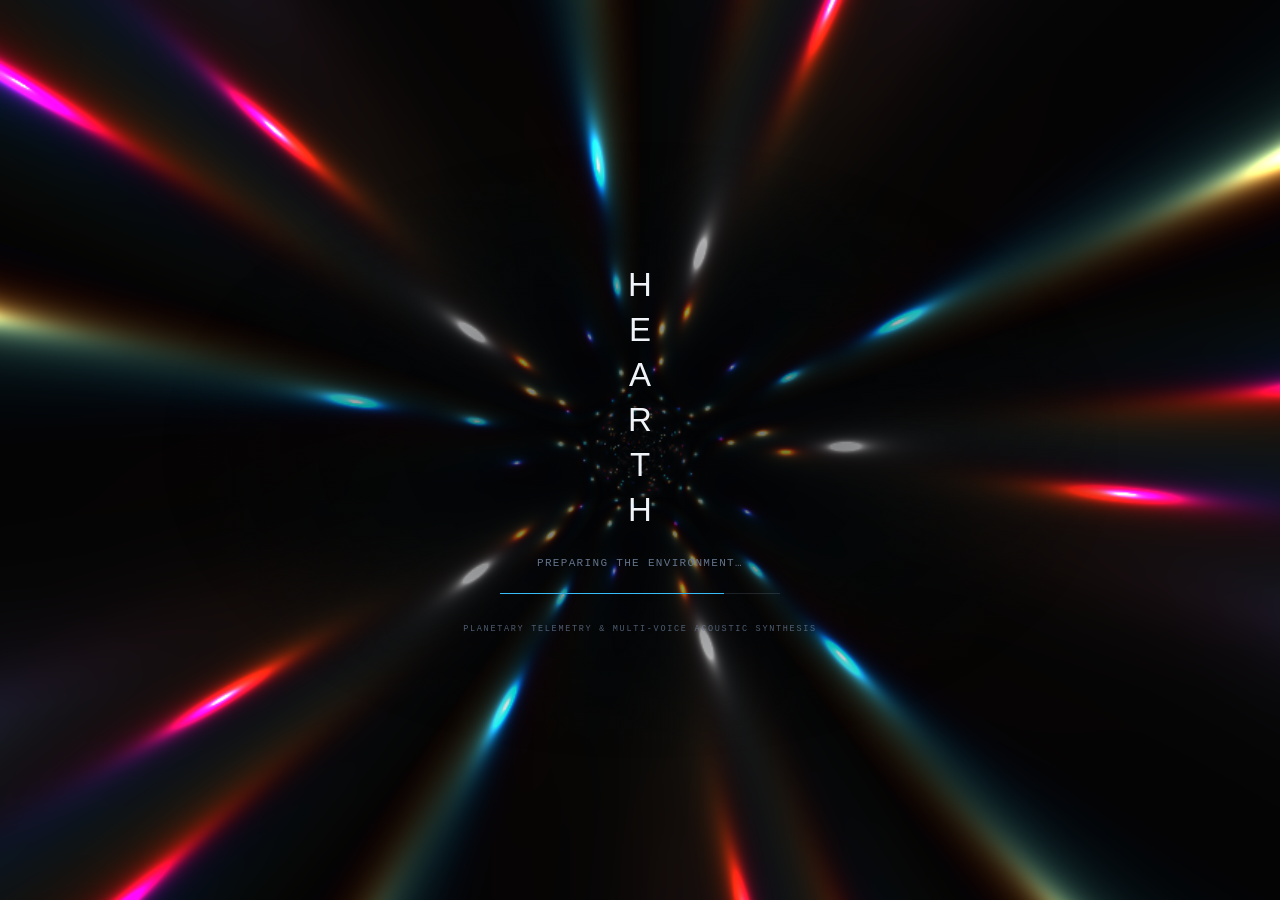
<file: index.html>
<!DOCTYPE html>
<html lang="en">
<head>
<meta charset="utf-8" />
<meta name="viewport" content="width=device-width, initial-scale=1, viewport-fit=cover" />
<title>HEARTH — Planetary Geospatial Sonification Observatory</title>
<meta name="description" content="HEARTH: Translating 42 years of multi-sensor satellite telemetry and climate records into real-time interactive soundscapes." />
<link rel="icon" href="data:," />
<link rel="stylesheet" href="./styles.css" />
<script>
  // A return from the Acoustic Lab skips the loader entirely. Mark the
  // document before first paint so the loading screen and dive never appear.
  try {
    if (sessionStorage.getItem('hearth:warmed') === '1') {
      document.documentElement.classList.add('is-warm-return');
    }
  } catch (error) {
    // Private browsing or a blocked storage partition: fall back to a cold load.
  }
</script>
<script type="importmap">
{
  "imports": {
    "three": "./vendor/three.module.js"
  }
}
</script>
</head>
<body>
<a href="#audio-controls" class="skip-link" id="skip-link">Skip to planetary audio controls &bull; Press P to play, 1–7 for biomes, ? for shortcuts</a>


<div id="stage">
  <canvas id="scene"></canvas>
</div>

<div id="veil" aria-hidden="true"></div>
<div id="veil-noise" aria-hidden="true"></div>
<div id="vignette" aria-hidden="true"></div>
<div id="grain" aria-hidden="true"></div>

<header id="masthead" data-loader-inert inert>
  <div class="mast-mark">H<span>·</span>E<span>·</span>A<span>·</span>R<span>·</span>T<span>·</span>H</div>
  <div class="mast-text">
    <strong>HEARTH</strong>
    <span>Planetary Sonification Observatory</span>
  </div>
  <button id="tour-btn" class="mast-tour-btn" type="button" aria-label="Start Guided 2-Minute Audio Tour">Guided Tour &#9654;</button>
  <a class="mast-lab-btn" href="./studio.html" aria-label="Open Acoustic Lab">Acoustic Lab <span aria-hidden="true">&#8599;</span></a>
</header>

<div id="readout" aria-hidden="true">
  <div class="ro-row"><span class="ro-key">view</span><span class="ro-val" id="ro-state">solar system</span></div>
  <div class="ro-row"><span class="ro-key">target</span><span class="ro-val" id="ro-target">mount everest · 27.99°N 86.93°E</span></div>
</div>

<section id="audio-controls" class="audio-controls" aria-label="Audio controls" data-loader-inert inert>
  <canvas id="audio-visualizer" class="audio-visualizer" width="130" height="34" aria-hidden="true" title="Real-time planetary spectrum"></canvas>
  <span id="audio-status" class="audio-status sr-only" role="status" aria-live="polite">Audio idle</span>
  <button id="audio-toggle" class="audio-button audio-toggle-btn" type="button" aria-label="Play audio" hidden>▶ Play</button>
  <button id="speak-toggle" class="audio-button" type="button" aria-pressed="false" title="Voice Guide (V)">Voice</button>
  <button id="audio-mute" class="audio-button" type="button" aria-label="Mute audio (M)" aria-pressed="false">Mute</button>
  <input id="audio-volume" class="audio-volume" type="range" min="0" max="1" step="0.01" value="1" aria-label="Audio volume" aria-valuetext="100%" />
  <button id="audio-export-btn" class="audio-button" type="button" aria-label="Export WAV Audio (E)" title="Export WAV (E)">Export</button>
  <button id="a11y-toggle-btn" class="audio-button a11y-trigger" type="button" aria-expanded="false" aria-controls="a11y-panel" aria-label="Accessibility &amp; Shortcuts Menu (?)">A11y &#9881;</button>
</section>

<div id="a11y-panel" class="a11y-panel" role="region" aria-label="Accessibility and Screen Reader Controls" hidden>
  <div class="a11y-head">
    <strong>Multi-Sensory Superpowers</strong>
    <button id="a11y-close-btn" class="a11y-close-btn" type="button" aria-label="Close Accessibility Menu">&times;</button>
  </div>
  <div class="a11y-body">
    <div class="a11y-row">
      <label for="high-contrast-toggle" class="a11y-label">High Contrast (WCAG AAA)</label>
      <input id="high-contrast-toggle" class="a11y-checkbox" type="checkbox" />
    </div>
    <div class="a11y-row">
      <label for="speech-rate-select" class="a11y-label">Voice Guide Speed</label>
      <select id="speech-rate-select" class="a11y-select">
        <option value="0.75">0.75&times; (Relaxed)</option>
        <option value="1.0" selected>1.0&times; (Standard)</option>
        <option value="1.25">1.25&times; (Brisk)</option>
        <option value="1.5">1.5&times; (Fast)</option>
        <option value="2.0">2.0&times; (Screen-Reader Power)</option>
      </select>
    </div>
    <div class="a11y-row">
      <label for="speech-voice-select" class="a11y-label">Synthesized Voice</label>
      <select id="speech-voice-select" class="a11y-select">
        <option value="">Default Voice</option>
      </select>
    </div>
    <div class="a11y-row">
      <label for="earcons-toggle" class="a11y-label">Audio Earcons (UI Cues)</label>
      <input id="earcons-toggle" class="a11y-checkbox" type="checkbox" checked />
    </div>
    <div class="a11y-row">
      <label for="haptic-toggle" class="a11y-label">Haptic Vibration</label>
      <input id="haptic-toggle" class="a11y-checkbox" type="checkbox" checked />
    </div>

    <div class="a11y-shortcuts">
      <p class="a11y-shortcuts-title">Blind Explorer Keypad Shortcuts:</p>
      <ul class="a11y-shortcuts-list">
        <li><kbd>1</kbd>–<kbd>7</kbd> : Jump to Biome Category</li>
        <li><kbd>P</kbd> : Play / Pause Audio</li>
        <li><kbd>M</kbd> : Mute / Unmute</li>
        <li><kbd>C</kbd> : 40-Yr Benchmark Compare</li>
        <li><kbd>V</kbd> : Speak Climate Summary</li>
        <li><kbd>H</kbd> : Toggle High-Contrast (WCAG AAA)</li>
        <li><kbd>T</kbd> : Start/Stop Guided Tour</li>
        <li><kbd>E</kbd> : 1-Click WAV Audio Export</li>
        <li><kbd>?</kbd> : Read Keyboard Shortcuts Aloud</li>
        <li><kbd>&larr;</kbd>/<kbd>&rarr;</kbd> : Step Year Backward / Forward</li>
      </ul>
      <button id="read-shortcuts-btn" class="a11y-speak-btn" type="button">Read Shortcuts Aloud</button>
    </div>
  </div>
</div>

<aside id="panel" class="panel" data-sheet="peek" data-view="places" data-search="closed" aria-label="Place explorer" data-loader-inert inert>
  <button id="panel-peek" class="panel-peek" type="button" aria-expanded="false" aria-controls="panel-body">
    <span class="peek-handle" aria-hidden="true"></span>
    <span class="peek-row">
      <span class="peek-label" id="peek-label">destinations &middot; 28</span>
      <span class="peek-value" id="peek-value">Mount Everest</span>
      <span class="peek-chevron" aria-hidden="true">&#8593;</span>
    </span>
  </button>
  <div class="panel-inner" id="panel-body">

    <section class="panel-view" id="places-view">
      <h1 class="panel-title">Earth Observational<br />Telemetry</h1>

      <div class="search">
        <svg class="search-glyph" viewBox="0 0 16 16" aria-hidden="true" focusable="false">
          <circle cx="7" cy="7" r="4.4" fill="none" stroke="currentColor" stroke-width="1.2" />
          <line x1="10.4" y1="10.4" x2="14" y2="14" stroke="currentColor" stroke-width="1.2" stroke-linecap="round" />
        </svg>
        <input id="search-input" class="search-input" type="text" placeholder="Search places&hellip;" autocomplete="off" spellcheck="false" aria-label="Search places" />
        <button id="search-clear" class="search-clear" type="button" aria-label="Clear search" hidden>&#215;</button>
        <kbd class="search-key" aria-hidden="true">/</kbd>
      </div>

      <div class="panel-scroll" id="place-scroll">
        <div id="map-status" class="map-status" hidden>
          <p id="map-status-text" role="status" aria-live="polite" aria-atomic="true"></p>
          <div class="map-actions">
            <button id="map-retry" class="status-button" type="button" hidden>Retry</button>
            <button id="map-cancel" class="status-button" type="button">Cancel</button>
          </div>
        </div>
        <p class="place-guidance">Select a global wonder, cataclysmic incident, or wildfire to sonify its multi-decade climate record.</p>
        <div id="place-list" class="place-list" role="listbox" aria-label="Destinations"></div>
      </div>
      <a class="mobile-lab-link" href="./studio.html" aria-label="Open the Sonification Lab">Sound lab <span aria-hidden="true">&#8599;</span></a>

      <p class="panel-foot">
        <span class="key-hint"><b>&uarr;&darr;</b> move</span>
        <span class="key-hint"><b>&crarr;</b> select</span>
        <span class="key-hint"><b>/</b> search</span>
      </p>
    </section>

    <section class="panel-view" id="signals-view" hidden>
      <div class="region-switcher" id="region-switcher">
        <p class="eyebrow" id="signal-country">Nepal &middot; Wonders of the World</p>
        <div class="region-switcher-head">
          <h1 class="panel-title" id="signal-region">Mount Everest</h1>
          <button id="region-switcher-toggle" class="region-switcher-toggle" type="button"
                  aria-haspopup="listbox" aria-expanded="false" aria-controls="region-switcher-menu"
                  aria-label="Switch destination">
            <span class="region-switcher-chevron" aria-hidden="true">&#9662;</span>
          </button>
        </div>
        <div id="region-switcher-menu" class="region-switcher-menu" role="listbox"
             aria-label="Destinations" hidden></div>
      </div>

      <div class="signal-head">
        <span>Sound layers</span>
        <span id="signal-count">10 of 10 on</span>
      </div>

      <div class="panel-scroll" id="signal-scroll">
        <div id="signal-list" class="signal-list"></div>
        <p id="map-provenance" class="signal-explanation"></p>
        <p id="signal-unavailable" class="signal-explanation" hidden>N/A means no source value is available for this place and year. That sound layer is silent.</p>
      </div>

      <div class="yearbar">
        <div class="year-row">
          <span id="year-min">1985</span>
          <span class="year-current" id="year-label">1985</span>
          <span id="year-max">2026</span>
        </div>
        <input id="year-input" class="year-input" type="range" min="1985" max="2026" step="1" value="1985" aria-label="Listening year" />
        <div class="compare-pair">
          <span class="compare-pair-label" aria-hidden="true">Compare</span>
          <select id="compare-pair-select" class="compare-pair-select" aria-label="Comparison interval">
            <option value="1985:2025" selected>1985 &harr; 2025 (40-yr benchmark)</option>
            <option value="1985:2026">1985 &harr; 2026 (Full 41-yr span)</option>
            <option value="1985:1995">1985 &harr; 1995 (Decade 1)</option>
            <option value="1995:2005">1995 &harr; 2005 (Decade 2)</option>
            <option value="2005:2015">2005 &harr; 2015 (Decade 3)</option>
            <option value="2015:2025">2015 &harr; 2025 (Decade 4)</option>
            <option value="1985:1990">1985 &harr; 1990 (5-yr step)</option>
            <option value="1990:1995">1990 &harr; 1995 (5-yr step)</option>
            <option value="1995:2000">1995 &harr; 2000 (5-yr step)</option>
            <option value="2000:2005">2000 &harr; 2005 (5-yr step)</option>
            <option value="2005:2010">2005 &harr; 2010 (5-yr step)</option>
            <option value="2010:2015">2010 &harr; 2015 (5-yr step)</option>
            <option value="2015:2020">2015 &harr; 2020 (5-yr step)</option>
            <option value="2020:2025">2020 &harr; 2025 (5-yr step)</option>
            <option value="2021:2026">2021 &harr; 2026 (Latest 5-yr)</option>
          </select>
        </div>
        <div class="year-actions">
          <button id="play-1985" class="year-btn" type="button">Play 1985</button>
          <button id="compare-btn" class="year-btn year-btn-wide" type="button">Compare 1985 &harr; 2025</button>
          <button id="play-2025" class="year-btn" type="button">Play 2025</button>
        </div>
      </div>
    </section>

  </div>
</aside>

<div id="sheet-scrim" class="sheet-scrim" aria-hidden="true"></div>

<div id="selection-note" class="selection-note" aria-live="polite">
  <span class="sn-eyebrow" id="sn-eyebrow">Explore Earth</span>
  <span class="sn-line">Select a destination to listen.</span>
  <span class="sn-dest" id="sn-dest">Destination available · Mount Everest</span>
</div>

<div id="anchor" class="anchor" aria-hidden="true">
  <span class="anchor-reticle"></span>
  <span class="anchor-copy">
    <strong>Mount Everest</strong>
    <em>Available region</em>
  </span>
</div>

<nav id="backbar" class="backbar" aria-hidden="true" data-loader-inert inert>
  <button id="back-btn" class="back-btn">
    <span class="back-arrow">&#8592;</span>
    <span id="back-label">Back to solar system</span>
  </button>
</nav>

<div id="hint" class="hint" aria-live="polite"></div>

<button id="skip-btn" class="skip-btn" type="button" aria-label="Skip the cinematic and reveal the destination (Esc)" title="Skip (Esc)" data-loader-inert inert disabled>
  <span class="skip-label">Skip</span>
  <span class="skip-key" aria-hidden="true">Esc</span>
  <span class="skip-arrow" aria-hidden="true">&#8594;</span>
</button>

<div id="loader" class="loader">
  <canvas id="loader-scene" class="loader-scene" aria-hidden="true"></canvas>
  <div class="loader-inner">
    <p class="loader-mark">
      <span>H</span><span>E</span><span>A</span><span>R</span><span>T</span><span>H</span>
    </p>
    <p class="loader-sub" id="loader-sub" role="status" aria-live="polite" aria-atomic="true">Initializing Planetary Observatory&hellip;</p>
    <div class="loader-track" id="loader-progress" role="progressbar" aria-label="Initializing Planetary Observatory" aria-valuemin="0" aria-valuemax="100" aria-valuenow="0"><span class="loader-fill" id="loader-fill"></span></div>
    <button id="loader-retry" class="status-button loader-retry" type="button" hidden>Retry loading</button>
    <p class="loader-foot">Planetary Telemetry &amp; Multi-Voice Acoustic Synthesis</p>
  </div>
</div>

<div id="sr-announcer" class="sr-only" role="status" aria-live="polite" aria-atomic="true"></div>

<script type="module" src="./src/main.js"></script>
</body>
</html>
</file>
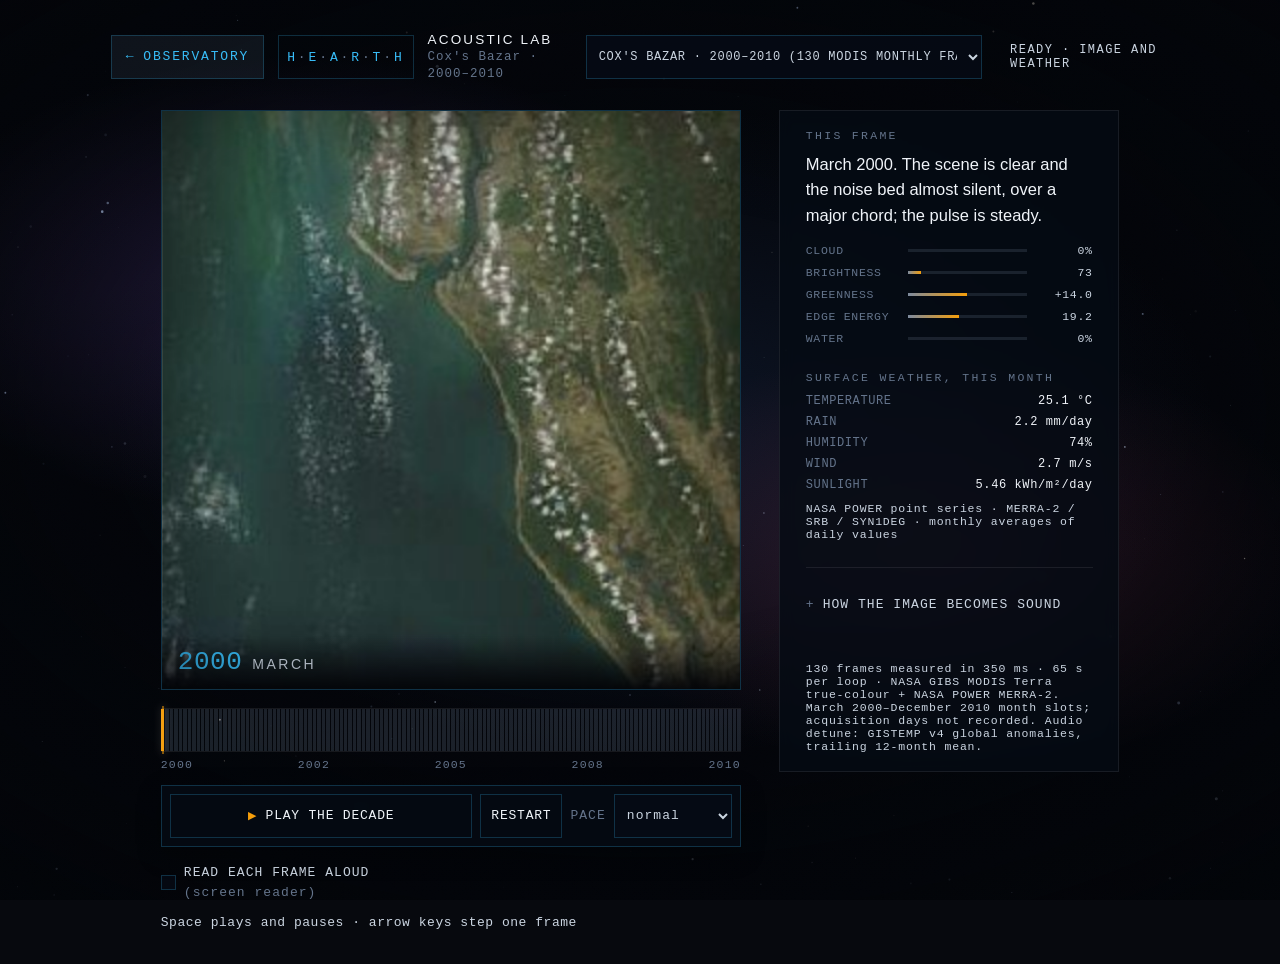
<file: studio.html>
<!DOCTYPE html>
<html lang="en">
<head>
<meta charset="utf-8" />
<meta name="viewport" content="width=device-width, initial-scale=1, viewport-fit=cover" />
<title>Acoustic Lab — HEARTH</title>
<meta name="description" content="HEARTH Acoustic Lab: Satellite filmstrips with real-time computer-vision pixel feature extraction and multi-timbral synthesis." />
<link rel="icon" href="data:," />
<link rel="stylesheet" href="./studio.css" />
</head>
<body>

<canvas id="studio-sky" class="studio-sky" aria-hidden="true"></canvas>
<div id="vignette" aria-hidden="true"></div>
<div id="grain" aria-hidden="true"></div>

<header id="masthead">
  <a id="studio-back-btn" class="studio-back-btn" href="./index.html" aria-label="Back to HEARTH Observatory">
    <span aria-hidden="true">&#8592;</span>
    <span>Observatory</span>
  </a>
  <a class="mast-mark" href="./index.html" aria-label="Back to HEARTH Observatory" title="Back to HEARTH Observatory">H<span>·</span>E<span>·</span>A<span>·</span>R<span>·</span>T<span>·</span>H</a>
  <div class="mast-text">
    <strong>Acoustic Lab</strong>
    <span id="dataset-title">Cox's Bazar &middot; 2000&ndash;2010</span>
  </div>
  <label class="dataset">
    <span class="visually-hidden">NASA EIC filmstrip</span>
    <select id="dataset-select" aria-label="Select NASA EIC filmstrip dataset" disabled>
      <option value="coxs_bazar" selected>Cox's Bazar &middot; 2000&ndash;2010 (130 MODIS monthly frames)</option>
      <option value="mount_everest">Mount Everest &amp; Imja Glacier &middot; 2000&ndash;2026 (27 annual EIC frames)</option>
      <option value="global_wildfires">Global Wildfires &amp; Smoke &middot; 2000&ndash;2026 (27 annual EIC frames)</option>
    </select>
  </label>
  <div class="mast-status" id="status" role="status">Loading filmstrip&hellip;</div>
</header>

<main id="lab">

  <section class="stage" aria-label="Filmstrip playback">
    <figure class="frame">
      <canvas id="frame" width="512" height="512" role="img" aria-label="Loading satellite frame"></canvas>
      <div class="frame-scan" id="frame-scan" aria-hidden="true"></div>
      <figcaption class="frame-caption">
        <span class="frame-year" id="year-label">2000</span>
        <span class="frame-month" id="month-label">March</span>
      </figcaption>
    </figure>

    <div class="timeline-wrap">
      <div class="timeline" id="timeline" role="slider" tabindex="-1" aria-disabled="true"
           aria-label="Filmstrip position" aria-valuemin="0" aria-valuemax="129"
           aria-valuenow="0" aria-valuetext="March 2000">
        <div class="timeline-ticks" id="timeline-ticks" aria-hidden="true"></div>
        <div class="timeline-head" id="timeline-head" aria-hidden="true"></div>
      </div>
      <div class="timeline-scale" id="timeline-scale" aria-hidden="true">
        <span>2000</span><span>2002</span><span>2004</span><span>2006</span><span>2008</span><span>2010</span>
      </div>
    </div>

  </section>

  <div class="transport" role="group" aria-label="Playback controls">
    <button class="btn btn-play" id="play-btn" aria-pressed="false" disabled>
      <span class="btn-icon" aria-hidden="true">&#9654;</span>
      <span id="play-label">Play the decade</span>
    </button>
    <button class="btn btn-ghost" id="restart-btn" disabled>Restart</button>

    <label class="speed">
      <span>pace</span>
      <select id="speed-select" disabled>
        <option value="1">slow</option>
        <option value="0.5" selected>normal</option>
        <option value="0.35">fast</option>
        <option value="0.25">very fast</option>
      </select>
    </label>
  </div>

  <div class="playback-help">
    <label class="announce">
      <input type="checkbox" id="announce-toggle" />
      <span>Read each frame aloud <span class="announce-note">(screen reader)</span></span>
    </label>
    <p class="hint" id="hint" role="status">Space plays and pauses &middot; arrow keys step one frame</p>
    <button class="btn btn-ghost" id="retry-btn" hidden>Retry loading filmstrip</button>
  </div>

  <aside class="readout" aria-label="What the sound is made of">

    <div class="block">
      <p class="eyebrow">This frame</p>
      <p class="sentence" id="sentence">Loading&hellip;</p>
      <div class="bars" id="bars">
        <div class="bar" data-key="cloud">
          <span class="bar-label">cloud</span>
          <span class="bar-track"><span class="bar-fill"></span></span>
          <span class="bar-value">&mdash;</span>
        </div>
        <div class="bar" data-key="lum">
          <span class="bar-label">brightness</span>
          <span class="bar-track"><span class="bar-fill"></span></span>
          <span class="bar-value">&mdash;</span>
        </div>
        <div class="bar" data-key="green">
          <span class="bar-label">greenness</span>
          <span class="bar-track"><span class="bar-fill"></span></span>
          <span class="bar-value">&mdash;</span>
        </div>
        <div class="bar" data-key="edge">
          <span class="bar-label">edge energy</span>
          <span class="bar-track"><span class="bar-fill"></span></span>
          <span class="bar-value">&mdash;</span>
        </div>
        <div class="bar" data-key="water">
          <span class="bar-label">water</span>
          <span class="bar-track"><span class="bar-fill"></span></span>
          <span class="bar-value">&mdash;</span>
        </div>
      </div>
    </div>

    <div class="block" id="weather-block">
      <p class="eyebrow">Surface weather, this month</p>
      <dl class="series" id="series">
        <div><dt>temperature</dt><dd id="v-temp">&mdash;</dd></div>
        <div><dt>rain</dt><dd id="v-rain">&mdash;</dd></div>
        <div><dt>humidity</dt><dd id="v-humidity">&mdash;</dd></div>
        <div><dt>wind</dt><dd id="v-wind">&mdash;</dd></div>
        <div><dt>sunlight</dt><dd id="v-solar">&mdash;</dd></div>
      </dl>
      <p class="source">NASA POWER point series &middot; MERRA-2 / SRB / SYN1DEG &middot; monthly averages of daily values</p>
    </div>

    <details class="mapping" id="mapping">
      <summary>How the image becomes sound</summary>
      <dl class="map-list">
        <div><dt>cloud fraction</dt><dd>level and brightness of the noise bed</dd></div>
        <div><dt>mean luminance</dt><dd>low-pass cutoff &mdash; how open the pad sounds</dd></div>
        <div><dt>greenness</dt><dd>chord colour: minor, major, suspended</dd></div>
        <div><dt>edge energy</dt><dd>rhythmic density of the plucked pulse</dd></div>
        <div><dt>water fraction</dt><dd>sub-bass weight</dd></div>
        <div><dt>temperature</dt><dd>root note, walking up a pentatonic scale</dd></div>
        <div><dt>rainfall</dt><dd>high-band patter and pulse rate</dd></div>
        <div><dt>wind</dt><dd>centre frequency of the noise bed</dd></div>
        <div><dt>sunlight</dt><dd>a quiet high shimmer</dd></div>
        <div><dt>GISTEMP anomaly</dt><dd>slow detune of a second root &mdash; the decade as beating</dd></div>
      </dl>
      <p class="map-note" id="map-note">
        Frames are 256&times;256 satellite crops measured in the browser at load time.
        The Cox's Bazar strip steps monthly from March 2000 to December 2010; the two
        NASA EIC strips step annually from 2000 to 2026. Exact acquisition days are not
        recorded in the filmstrip metadata. Missing weather readings use synthesis
        defaults; they are not measured zeroes. GISTEMP supplies a separate global
        anomaly layer, not the imagery. No sound is pre-recorded.
      </p>
    </details>

    <p class="analysis" id="analysis"></p>
  </aside>
</main>

<div class="visually-hidden" id="live" aria-live="polite"></div>

<noscript><p class="noscript">This lab needs JavaScript and a browser with Web Audio.</p></noscript>

<script type="module" src="./src/studio.js"></script>
</body>
</html>
</file>
<file: styles.css>
:root {
  --ink: #f0f4f9;
  --ink-soft: #cbd5e1;
  --ink-mid: #94a3b8;
  --ink-dim: #64748b;
  --line: rgba(56, 189, 248, 0.22);
  --line-soft: rgba(255, 255, 255, 0.08);
  --accent: #38bdf8;
  --accent-glow: rgba(56, 189, 248, 0.35);
  --accent-warm: #f59e0b;
  --bg: #07090e;
  --font: "Inter", "Helvetica Neue", Helvetica, "Segoe UI", system-ui, -apple-system, Arial, sans-serif;
  --mono: "JetBrains Mono", "SFMono-Regular", Consolas, "Liberation Mono", Menlo, monospace;
  --pad: clamp(18px, 2.4vw, 40px);
}

* { box-sizing: border-box; }

html, body {
  margin: 0;
  padding: 0;
  height: 100%;
  background: var(--bg);
  color: var(--ink);
  font-family: var(--font);
  overflow: hidden;
  -webkit-font-smoothing: antialiased;
  text-rendering: optimizeLegibility;
}

body { cursor: default; }
body.grabbing { cursor: grabbing; }
body.grab { cursor: grab; }
body.pointing { cursor: pointer; }

#stage {
  position: fixed;
  inset: 0;
  z-index: 0;
}

#scene {
  display: block;
  width: 100%;
  height: 100%;
  outline: none;
}

#veil,
#veil-noise,
#vignette,
#grain {
  position: fixed;
  inset: 0;
  pointer-events: none;
  z-index: 2;
}

#veil {
  z-index: 3;
  opacity: 0;
  overflow: hidden;
  background:
    radial-gradient(ellipse 84% 74% at 50% 55%, rgba(208, 226, 246, 0.46) 0%, rgba(168, 196, 228, 0.24) 46%, rgba(140, 172, 212, 0) 84%);
}

#veil-noise {
  z-index: 3;
  opacity: 0;
  mix-blend-mode: screen;
  background-repeat: repeat;
  background-size: 340px 340px;
  filter: blur(0.4px);
}

#vignette {
  z-index: 4;
  background:
    radial-gradient(ellipse 92% 82% at 50% 48%, rgba(0, 0, 0, 0) 42%, rgba(0, 0, 0, 0.34) 76%, rgba(0, 0, 0, 0.72) 100%);
  opacity: 0.9;
}

#grain {
  z-index: 5;
  opacity: 0.05;
  mix-blend-mode: overlay;
  background-image: url("data:image/svg+xml,%3Csvg xmlns='http://www.w3.org/2000/svg' width='180' height='180'%3E%3Cfilter id='n'%3E%3CfeTurbulence type='fractalNoise' baseFrequency='0.9' numOctaves='3' stitchTiles='stitch'/%3E%3C/filter%3E%3Crect width='100%25' height='100%25' filter='url(%23n)'/%3E%3C/svg%3E");
}

/* ------------------------------------------------------------------ masthead */

#masthead {
  position: fixed;
  top: var(--pad);
  left: var(--pad);
  z-index: 12;
  display: flex;
  align-items: center;
  gap: 12px;
  pointer-events: none;
  opacity: 0;
}

.mast-mark {
  font-family: var(--mono);
  font-size: 13px;
  letter-spacing: 0.22em;
  color: var(--accent);
  border: 1px solid var(--line);
  padding: 6px 8px 5px;
  line-height: 1;
  background: rgba(6, 11, 20, 0.4);
  backdrop-filter: blur(3px);
}

.mast-mark span { color: var(--ink-dim); }

.mast-text { display: flex; flex-direction: column; line-height: 1.35; }
.mast-text strong {
  font-size: 13.5px;
  font-weight: 500;
  letter-spacing: 0.14em;
  text-transform: uppercase;
}
.mast-text span {
  font-family: var(--mono);
  font-size: 11.5px;
  letter-spacing: 0.13em;
  text-transform: uppercase;
  color: var(--ink-dim);
}

.mast-tour-btn {
  pointer-events: auto;
  display: inline-flex;
  align-items: center;
  gap: 6px;
  min-height: 36px;
  padding: 6px 14px;
  margin-left: 12px;
  border: 1px solid var(--accent);
  background: rgba(56, 189, 248, 0.14);
  color: #fff;
  font-family: var(--mono);
  font-size: 11.5px;
  letter-spacing: 0.14em;
  text-transform: uppercase;
  cursor: pointer;
  transition: all 0.25s ease;
}
.mast-tour-btn:hover,
.mast-tour-btn:focus-visible {
  background: var(--accent);
  color: #000;
  outline: none;
}
.mast-tour-btn.is-active {
  background: var(--accent-warm);
  border-color: var(--accent-warm);
  color: #000;
}

.mast-lab-btn {
  pointer-events: auto;
  display: inline-flex;
  align-items: center;
  gap: 6px;
  min-height: 36px;
  padding: 6px 12px;
  margin-left: 10px;
  border: 1px solid var(--line);
  background: rgba(160, 196, 236, 0.08);
  backdrop-filter: blur(6px);
  color: var(--accent);
  font-family: var(--mono);
  font-size: 11.5px;
  letter-spacing: 0.14em;
  text-transform: uppercase;
  text-decoration: none;
  transition: border-color 0.25s ease, background 0.25s ease, color 0.25s ease;
}
.mast-lab-btn:hover,
.mast-lab-btn:focus-visible {
  border-color: var(--accent);
  background: rgba(160, 196, 236, 0.18);
  color: #fff;
  outline: none;
}

/* ------------------------------------------------------------------ readout */

#readout {
  position: fixed;
  top: var(--pad);
  right: var(--pad);
  z-index: 12;
  text-align: right;
  pointer-events: none;
  opacity: 0;
  display: flex;
  flex-direction: column;
  gap: 4px;
}

#readout::before {
  content: '';
  position: absolute;
  inset: -7px -9px -7px -11px;
  z-index: -1;
  border: 1px solid rgba(178, 205, 236, 0.14);
  background: linear-gradient(125deg, rgba(3, 6, 12, 0.8), rgba(3, 6, 12, 0.38));
  backdrop-filter: blur(8px) saturate(0.85);
  pointer-events: none;
}

.ro-row { display: flex; justify-content: flex-end; gap: 10px; align-items: baseline; }
.ro-key {
  font-family: var(--mono);
  font-size: 11.5px;
  letter-spacing: 0.2em;
  text-transform: uppercase;
  color: var(--ink-mid);
}
.ro-val {
  font-family: var(--mono);
  font-size: 12.5px;
  letter-spacing: 0.12em;
  text-transform: uppercase;
  color: var(--ink-soft);
  min-width: 190px;
  text-align: right;
}

/* ------------------------------------------------------------------ audio controls */

.audio-controls {
  position: fixed;
  top: calc(var(--pad) + 54px);
  right: var(--pad);
  z-index: 12;
  display: flex;
  align-items: center;
  gap: 6px;
  width: auto;
  max-width: calc(100% - 28px);
  padding: 0 6px;
  border: 1px solid var(--line);
  background: rgba(3, 6, 12, 0.94);
  color: var(--ink-soft);
  backdrop-filter: blur(8px);
}
.audio-controls[inert] { visibility: hidden; }
.audio-status {
  flex: none;
  font-family: var(--mono);
  font-size: 12px;
  line-height: 1.3;
  white-space: nowrap;
}
.audio-visualizer {
  flex: 0 0 100px;
  width: 100px;
  height: 34px;
  border-right: 1px solid var(--line);
  display: block;
  background: rgba(0, 0, 0, 0.4);
}
.audio-button,
.status-button {
  min-height: 44px;
  border: 1px solid var(--line);
  background: rgba(160, 196, 236, 0.06);
  color: var(--ink);
  font-family: var(--mono);
  font-size: 12.5px;
  cursor: pointer;
  white-space: nowrap;
}
.audio-button { flex: none; min-width: 44px; padding: 0 7px; border-width: 0 0 0 1px; }
.status-button { padding: 6px 14px; }
.audio-button[hidden],
.status-button[hidden] { display: none; }
.audio-button[aria-pressed="true"] { background: rgba(207, 226, 251, 0.17); }
.audio-volume { flex: 0 0 56px; width: 56px; min-width: 0; height: 44px; margin: 0; accent-color: var(--accent); cursor: pointer; position: relative; z-index: 5; touch-action: pan-x; }
.audio-button:focus-visible,
.audio-volume:focus-visible,
.status-button:focus-visible { outline: 2px solid var(--accent); outline-offset: 1px; }
.audio-button:hover,
.status-button:hover { background: rgba(160, 196, 236, 0.16); }
.audio-controls[data-status="blocked"] .audio-status,
.audio-controls[data-status="unavailable"] .audio-status { color: var(--accent-warm); }

/* ------------------------------------------------------------------ explore panel */

.panel {
  position: fixed;
  left: 0;
  top: 0;
  bottom: 0;
  z-index: 11;
  width: min(420px, 35vw);
  display: flex;
  align-items: center;
  padding: var(--pad) var(--pad) var(--pad) var(--pad);
  opacity: 0;
  pointer-events: none;
}

/* Soft scrim so the hairline panel stays legible over bright plates. It fades
   out well before the scene's focal point and never intercepts input. */
.panel::before {
  content: '';
  position: absolute;
  top: 0;
  bottom: 0;
  left: 0;
  width: calc(100% + 150px);
  z-index: -1;
  pointer-events: none;
  background: linear-gradient(
    90deg,
    rgba(3, 6, 12, 0.9) 0%,
    rgba(3, 6, 12, 0.74) 52%,
    rgba(3, 6, 12, 0.36) 78%,
    rgba(3, 6, 12, 0) 100%
  );
}

/* Signal values extend to the right edge of the panel, so this view needs a
   stronger veil than the places list. */
.panel[data-view="signals"]::before {
  background: linear-gradient(
    90deg,
    rgba(3, 6, 12, 0.94) 0%,
    rgba(3, 6, 12, 0.88) 40%,
    rgba(3, 6, 12, 0.7) 64%,
    rgba(3, 6, 12, 0.36) 84%,
    rgba(3, 6, 12, 0) 100%
  );
}

.panel-inner { width: 100%; pointer-events: auto; }

/* Mobile-only sheet chrome. Hidden by default so the desktop panel is
   untouched; the mobile media query below turns it on. */
.panel-peek { display: none; }
.sheet-scrim { display: none; }
.mobile-lab-link { display: none; }

.eyebrow {
  font-family: var(--mono);
  font-size: 11.5px;
  letter-spacing: 0.28em;
  text-transform: uppercase;
  color: var(--ink-dim);
  margin: 0 0 14px;
}

.panel-title {
  font-size: clamp(21px, 1.65vw, 27px);
  font-weight: 300;
  line-height: 1.28;
  letter-spacing: -0.005em;
  margin: 0 0 26px;
  color: var(--ink);
}

/* ---------------------------------------------------------------- region switcher */

.region-switcher {
  position: relative;
  margin: 0 0 26px;
}

.region-switcher .eyebrow { margin-bottom: 8px; }

.region-switcher-head {
  display: flex;
  align-items: center;
  gap: 10px;
}

.region-switcher-head .panel-title {
  flex: 1;
  min-width: 0;
  margin: 0;
  cursor: pointer;
}

.region-switcher-toggle {
  flex: none;
  display: inline-flex;
  align-items: center;
  justify-content: center;
  min-width: 36px;
  min-height: 36px;
  padding: 0;
  border: 1px solid var(--line-soft);
  background: rgba(160, 196, 236, 0.06);
  color: var(--accent);
  cursor: pointer;
  transition: border-color 0.25s ease, background 0.25s ease, color 0.25s ease;
}
.region-switcher-toggle:hover,
.region-switcher-toggle:focus-visible {
  border-color: var(--accent);
  background: rgba(160, 196, 236, 0.16);
  color: #fff;
  outline: none;
}
.region-switcher-chevron {
  display: block;
  font-family: var(--mono);
  font-size: 12px;
  line-height: 1;
  transition: transform 0.25s ease;
}
.region-switcher-toggle[aria-expanded="true"] .region-switcher-chevron { transform: rotate(180deg); }

.region-switcher-menu {
  position: absolute;
  top: calc(100% + 6px);
  left: 0;
  right: 0;
  z-index: 30;
  max-height: min(320px, 50vh);
  overflow-y: auto;
  padding: 6px;
  border: 1px solid var(--line);
  background: rgba(4, 8, 14, 0.97);
  box-shadow: 0 18px 40px rgba(0, 0, 0, 0.45);
  backdrop-filter: blur(10px);
}
.region-switcher-menu[hidden] { display: none; }

.region-switcher-group + .region-switcher-group { margin-top: 6px; }

.region-switcher-group-label {
  margin: 0;
  padding: 8px 10px 4px;
  color: var(--ink-dim);
  font-family: var(--mono);
  font-size: 11px;
  letter-spacing: 0.24em;
  text-transform: uppercase;
}

.region-switcher-option {
  display: flex;
  align-items: center;
  justify-content: space-between;
  gap: 10px;
  width: 100%;
  min-height: 40px;
  padding: 8px 10px;
  border: 0;
  border-left: 2px solid transparent;
  background: transparent;
  color: var(--ink-soft);
  font-family: inherit;
  font-size: 13px;
  letter-spacing: 0.08em;
  text-align: left;
  text-transform: uppercase;
  cursor: pointer;
  transition: background 0.2s ease, border-color 0.2s ease, color 0.2s ease;
}
.region-switcher-title-line {
  display: flex;
  align-items: center;
  gap: 6px;
}
.region-switcher-option:hover,
.region-switcher-option:focus-visible {
  background: rgba(56, 189, 248, 0.12);
  border-left-color: var(--accent);
  color: #fff;
  outline: none;
}
.region-switcher-option[aria-selected="true"] {
  border-left-color: var(--accent);
  background: rgba(56, 189, 248, 0.14);
  color: #fff;
}
.region-switcher-option-meta {
  flex: none;
  color: var(--ink-dim);
  font-family: var(--mono);
  font-size: 11.5px;
  letter-spacing: 0.04em;
  text-transform: none;
}

.choices { display: flex; flex-direction: column; gap: 2px; }

.choice {
  position: relative;
  display: flex;
  align-items: center;
  gap: 14px;
  width: 100%;
  padding: 13px 14px 13px 12px;
  background: transparent;
  border: 0;
  border-left: 1px solid var(--line-soft);
  color: var(--ink-soft);
  text-align: left;
  cursor: pointer;
  font-family: inherit;
  transition: background 0.35s ease, border-color 0.35s ease, color 0.35s ease, transform 0.35s ease, opacity 0.4s ease;
}

.choice .glyph {
  font-size: 16px;
  line-height: 1;
  width: 22px;
  text-align: center;
  filter: grayscale(0.35) brightness(0.92);
  transition: transform 0.4s cubic-bezier(0.16, 1, 0.3, 1), filter 0.4s ease;
}

.choice-body { display: flex; flex-direction: column; gap: 3px; flex: 1; }

.choice-name {
  font-size: 12.5px;
  letter-spacing: 0.16em;
  text-transform: uppercase;
  color: var(--ink);
  transition: color 0.3s ease;
}

.choice-desc {
  font-size: 11.5px;
  letter-spacing: 0.01em;
  color: var(--ink-dim);
  max-height: 0;
  opacity: 0;
  overflow: hidden;
  transition: max-height 0.4s cubic-bezier(0.16, 1, 0.3, 1), opacity 0.3s ease, margin 0.4s ease;
}

.choice-tick {
  position: absolute;
  right: 10px;
  top: 50%;
  width: 5px;
  height: 5px;
  border-radius: 50%;
  background: var(--accent);
  opacity: 0;
  transform: translateY(-50%) scale(0.4);
  transition: opacity 0.35s ease, transform 0.35s ease;
}

.choice:hover,
.choice:focus-visible {
  background: linear-gradient(90deg, rgba(160, 196, 236, 0.11), rgba(160, 196, 236, 0));
  border-left-color: var(--accent);
  outline: none;
  transform: translateX(5px);
}
.choice:hover .glyph,
.choice:focus-visible .glyph { transform: scale(1.16); filter: none; }
.choice:hover .choice-desc,
.choice:focus-visible .choice-desc { max-height: 20px; opacity: 1; }
.choice:hover .choice-name { color: #fff; }

.choice.active { border-left-color: var(--accent); background: linear-gradient(90deg, rgba(160, 196, 236, 0.16), rgba(160, 196, 236, 0)); }
.choice.active .choice-name { color: #fff; }
.choice.active .choice-tick { opacity: 1; transform: translateY(-50%) scale(1); }
.choice.active .choice-desc { max-height: 20px; opacity: 0.85; }

.choice.dimmed { opacity: 0.26; }

.divider {
  display: flex;
  align-items: center;
  gap: 12px;
  margin: 22px 0 18px;
  color: var(--ink-dim);
  font-family: var(--mono);
  font-size: 11px;
  letter-spacing: 0.24em;
  text-transform: uppercase;
}
.divider::before,
.divider::after { content: ""; height: 1px; background: var(--line-soft); flex: 1; }

.place {
  display: flex;
  flex-direction: column;
  gap: 5px;
  width: 100%;
  padding: 13px 14px;
  background: transparent;
  border: 1px solid var(--line-soft);
  color: var(--ink-soft);
  text-align: left;
  cursor: pointer;
  font-family: inherit;
  transition: border-color 0.35s ease, background 0.35s ease, transform 0.35s ease;
}
.place:hover,
.place:focus-visible {
  border-color: var(--line);
  background: rgba(160, 196, 236, 0.06);
  transform: translateX(5px);
  outline: none;
}
.place-label {
  font-family: var(--mono);
  font-size: 11px;
  letter-spacing: 0.24em;
  text-transform: uppercase;
  color: var(--ink-dim);
}
.place-name { font-size: 13px; letter-spacing: 0.1em; text-transform: uppercase; color: var(--ink); }
.place-meta { font-size: 12.5px; color: var(--ink-dim); letter-spacing: 0.04em; }

.panel-foot {
  display: flex;
  gap: 18px;
  margin: 24px 0 0;
  font-family: var(--mono);
  font-size: 11px;
  letter-spacing: 0.16em;
  text-transform: uppercase;
  color: var(--ink-dim);
}
.key-hint b { color: var(--ink-soft); font-weight: 500; }

/* ------------------------------------------------------------------ geographic explorer */

.panel-inner {
  height: min(78vh, 760px);
  display: flex;
  flex-direction: column;
  min-height: 0;
}

.panel-view { display: flex; flex-direction: column; min-height: 0; flex: 1; }
.panel-view[hidden] { display: none; }

.search {
  display: flex;
  align-items: center;
  gap: 10px;
  padding: 10px 11px;
  margin: 0 0 22px;
  border: 1px solid var(--line-soft);
  background: transparent;
  transition: border-color 0.35s ease, background 0.35s ease;
}
.search:focus-within {
  border-color: var(--line);
  background: rgba(160, 196, 236, 0.05);
}
.search-glyph {
  display: block;
  flex: none;
  width: 13px;
  height: 13px;
  color: var(--ink-dim);
}
.search-input {
  flex: 1;
  min-width: 0;
  padding: 0;
  border: 0;
  outline: none;
  background: transparent;
  color: var(--ink);
  font-family: var(--mono);
  font-size: 12.5px;
  letter-spacing: 0.14em;
  text-transform: uppercase;
}
.search-input::placeholder { color: var(--ink-dim); text-transform: uppercase; }
.search-clear {
  padding: 0 2px;
  border: 0;
  background: transparent;
  color: var(--ink-dim);
  font-size: 14px;
  line-height: 1;
  cursor: pointer;
}
.search-clear:hover { color: var(--ink); }
.search-key {
  padding: 1px 5px;
  border: 1px solid var(--line-soft);
  color: var(--ink-dim);
  font-family: var(--mono);
  font-size: 10.5px;
  line-height: 1.5;
}

.panel-scroll {
  flex: 1;
  min-height: 0;
  overflow-y: auto;
  overflow-x: hidden;
  padding-right: 10px;
  margin-right: -10px;
  scrollbar-width: thin;
  scrollbar-color: var(--line) transparent;
  -webkit-mask-image: linear-gradient(to bottom, transparent 0, #000 9px, #000 calc(100% - 9px), transparent 100%);
  mask-image: linear-gradient(to bottom, transparent 0, #000 9px, #000 calc(100% - 9px), transparent 100%);
}
.panel-scroll::-webkit-scrollbar { width: 3px; }
.panel-scroll::-webkit-scrollbar-thumb { background: var(--line); }
.panel-scroll::-webkit-scrollbar-track { background: transparent; }

.country-group { margin-bottom: 16px; }
.country-group:last-child { margin-bottom: 0; }

.group-head {
  display: flex;
  align-items: center;
  gap: 8px;
  width: 100%;
  padding: 9px 8px 8px;
  margin-top: 14px;
  margin-bottom: 6px;
  border: 0;
  border-bottom: 1px solid rgba(56, 189, 248, 0.2);
  border-left: 2px solid var(--accent);
  background: linear-gradient(90deg, rgba(56, 189, 248, 0.08), transparent);
  color: var(--ink);
  font-family: var(--mono);
  font-size: 11px;
  font-weight: 600;
  letter-spacing: 0.16em;
  text-transform: uppercase;
  text-align: left;
  cursor: pointer;
  transition: color 0.2s ease, background 0.2s ease, border-color 0.2s ease;
}
.group-head:hover,
.group-head:focus-visible {
  color: #fff;
  background: linear-gradient(90deg, rgba(56, 189, 248, 0.15), transparent);
  border-bottom-color: var(--accent);
  outline: none;
}
.group-toggle {
  display: inline-block;
  width: 12px;
  color: var(--accent);
  font-size: 10px;
  line-height: 1;
}
.group-name { flex: 1; }
.group-count {
  font-family: var(--mono);
  font-size: 10px;
  color: var(--accent);
  background: rgba(56, 189, 248, 0.12);
  padding: 2px 6px;
  border-radius: 2px;
  border: 1px solid rgba(56, 189, 248, 0.25);
}

.group-body { padding-top: 2px; }
.group-body[hidden] { display: none; }

.region-row {
  position: relative;
  display: flex;
  align-items: center;
  width: 100%;
  padding: 10px 30px 10px 12px;
  margin-bottom: 4px;
  border: 0;
  border-left: 2px solid rgba(255, 255, 255, 0.08);
  border-radius: 0 4px 4px 0;
  background: rgba(255, 255, 255, 0.015);
  color: var(--ink-soft);
  font-family: inherit;
  text-align: left;
  cursor: pointer;
  transition: background 0.2s cubic-bezier(0.16, 1, 0.3, 1),
              border-color 0.2s ease,
              transform 0.2s cubic-bezier(0.16, 1, 0.3, 1);
}
.region-row-main {
  display: flex;
  flex-direction: column;
  gap: 3px;
  flex: 1;
  min-width: 0;
}
.region-title-line {
  display: flex;
  align-items: center;
  justify-content: space-between;
  gap: 8px;
}
.region-name {
  font-size: 12.8px;
  font-weight: 500;
  letter-spacing: 0.05em;
  text-transform: uppercase;
  color: var(--ink);
  white-space: nowrap;
  overflow: hidden;
  text-overflow: ellipsis;
}
.region-sub-line {
  display: flex;
  align-items: center;
  gap: 5px;
  font-size: 11.5px;
  color: var(--ink-dim);
  white-space: nowrap;
  overflow: hidden;
  text-overflow: ellipsis;
}
.region-country-tag {
  color: var(--ink-soft);
  font-weight: 500;
  letter-spacing: 0.04em;
}
.region-dot {
  color: var(--ink-dim);
  opacity: 0.6;
}
.region-meta {
  color: var(--ink-dim);
  white-space: nowrap;
  overflow: hidden;
  text-overflow: ellipsis;
}
.region-coord-line {
  display: flex;
  align-items: center;
}
.region-coords {
  font-family: var(--mono);
  font-size: 10px;
  letter-spacing: 0.08em;
  color: var(--accent);
  opacity: 0.85;
}

.region-badge,
.switcher-badge {
  font-family: var(--mono);
  font-size: 8.5px;
  font-weight: 600;
  letter-spacing: 0.12em;
  text-transform: uppercase;
  padding: 2px 5px;
  border-radius: 2px;
  display: inline-flex;
  align-items: center;
  line-height: 1.1;
  flex: none;
}
.badge-tsunami { color: #38bdf8; background: rgba(56, 189, 248, 0.14); border: 1px solid rgba(56, 189, 248, 0.35); }
.badge-wildfire { color: #f97316; background: rgba(249, 115, 22, 0.16); border: 1px solid rgba(249, 115, 22, 0.35); }
.badge-megafire { color: #f97316; background: rgba(249, 115, 22, 0.16); border: 1px solid rgba(249, 115, 22, 0.35); }
.badge-wonder { color: #fbbf24; background: rgba(251, 191, 36, 0.14); border: 1px solid rgba(251, 191, 36, 0.35); }
.badge-incident { color: #ec4899; background: rgba(236, 72, 153, 0.16); border: 1px solid rgba(236, 72, 153, 0.35); }
.badge-biosphere { color: #10b981; background: rgba(16, 185, 129, 0.14); border: 1px solid rgba(16, 185, 129, 0.35); }
.badge-beach { color: #06b6d4; background: rgba(6, 182, 212, 0.14); border: 1px solid rgba(6, 182, 212, 0.35); }
.badge-rainforest { color: #10b981; background: rgba(16, 185, 129, 0.14); border: 1px solid rgba(16, 185, 129, 0.35); }
.badge-landslide { color: #ef4444; background: rgba(239, 68, 68, 0.16); border: 1px solid rgba(239, 68, 68, 0.35); }
.badge-flood { color: #06b6d4; background: rgba(6, 182, 212, 0.14); border: 1px solid rgba(6, 182, 212, 0.35); }

.region-row:hover,
.region-row:focus-visible {
  background: linear-gradient(90deg, rgba(56, 189, 248, 0.12), rgba(56, 189, 248, 0.02));
  border-left-color: var(--accent);
  border-left-width: 3px;
  transform: translateX(4px);
  outline: none;
}
.region-row.active {
  background: linear-gradient(90deg, rgba(56, 189, 248, 0.18), rgba(56, 189, 248, 0.03));
  border-left: 3px solid var(--accent);
  box-shadow: inset 0 0 20px rgba(56, 189, 248, 0.08);
}
.region-row.focused {
  background: linear-gradient(90deg, rgba(56, 189, 248, 0.12), rgba(56, 189, 248, 0.02));
  border-left: 3px solid var(--accent);
  outline: none;
}
.region-row.active .region-chevron { font-weight: 700; }

.place-guidance,
.signal-explanation {
  color: var(--ink-soft);
  font-size: 13px;
  line-height: 1.5;
  margin: 6px 0 14px;
}
.place-guidance {
  padding: 8px 10px;
  background: rgba(56, 189, 248, 0.04);
  border-left: 2px solid var(--accent);
}
.signal-explanation { padding-top: 10px; border-top: 1px solid var(--line-soft); }
.map-status {
  padding: 10px;
  margin: 0 0 10px;
  background: rgba(56, 189, 248, 0.08);
  border: 1px solid var(--line);
}
.map-status p { margin: 0 0 8px; font-size: 12px; line-height: 1.5; }
.map-actions { display: flex; gap: 8px; }
.map-status.failed { border-color: var(--accent-warm); }

.region-chevron {
  position: absolute;
  right: 10px;
  top: 50%;
  transform: translateY(-50%);
  color: var(--ink-dim);
  font-size: 14px;
  line-height: 1;
  transition: transform 0.2s ease, color 0.2s ease;
}
.region-row:hover .region-chevron,
.region-row.active .region-chevron {
  color: var(--accent);
  transform: translateY(-50%) translateX(2px);
}

.empty-state { padding: 26px 0 8px; text-align: center; }
.empty-title {
  margin: 0 0 8px;
  color: var(--ink-soft);
  font-family: var(--mono);
  font-size: 11.5px;
  letter-spacing: 0.26em;
  text-transform: uppercase;
}
.empty-copy { margin: 0 0 16px; color: var(--ink-dim); font-size: 11.5px; }
.empty-clear {
  padding: 7px 12px;
  border: 1px solid var(--line-soft);
  background: transparent;
  color: var(--ink-soft);
  font-family: var(--mono);
  font-size: 10.5px;
  letter-spacing: 0.18em;
  text-transform: uppercase;
  cursor: pointer;
}
.empty-clear:hover { border-color: var(--line); background: rgba(160, 196, 236, 0.06); }

.signal-head {
  display: flex;
  justify-content: space-between;
  align-items: baseline;
  padding-bottom: 8px;
  margin-bottom: 6px;
  border-bottom: 1px solid var(--line-soft);
  color: var(--ink-mid);
  font-family: var(--mono);
  font-size: 11px;
  letter-spacing: 0.22em;
  text-transform: uppercase;
}

.signal-row {
  display: flex;
  align-items: center;
  gap: 10px;
  width: 100%;
  padding: 9px 8px 9px 10px;
  border: 0;
  border-left: 1px solid transparent;
  background: transparent;
  color: var(--ink-soft);
  font-family: inherit;
  text-align: left;
  cursor: pointer;
  position: relative;
  z-index: 5;
  transition: background 0.3s ease, border-color 0.3s ease, opacity 0.3s ease;
}
.signal-row:hover,
.signal-row:focus-visible {
  background: linear-gradient(90deg, rgba(160, 196, 236, 0.08), rgba(160, 196, 236, 0));
  border-left-color: var(--line);
  outline: none;
}
.signal-row.off { opacity: 0.5; }
.signal-row.unavailable { opacity: 0.35; cursor: default; }
.signal-toggle {
  width: 8px;
  height: 8px;
  flex: none;
  border: 1px solid var(--line);
  border-radius: 50%;
  transition: background 0.3s ease, border-color 0.3s ease, box-shadow 0.3s ease;
}
.signal-row.on .signal-toggle {
  background: var(--accent);
  border-color: var(--accent);
  box-shadow: 0 0 8px rgba(207, 226, 251, 0.45);
}
.signal-body {
  flex: 1;
  min-width: 0;
  display: flex;
  flex-direction: column;
  gap: 2px;
}
.signal-name {
  font-size: 13px;
  letter-spacing: 0.14em;
  text-transform: uppercase;
}
.signal-audio {
  overflow: hidden;
  color: var(--ink-dim);
  font-family: var(--mono);
  font-size: 10.5px;
  letter-spacing: 0.04em;
  text-overflow: ellipsis;
  white-space: nowrap;
}
.signal-delta {
  flex: none;
  color: var(--accent);
  font-family: var(--mono);
  font-size: 11px;
  letter-spacing: 0.04em;
  white-space: nowrap;
}
.signal-delta[hidden] { display: none; }
.signal-value {
  flex: none;
  color: var(--ink-soft);
  font-family: var(--mono);
  font-size: 12px;
  letter-spacing: 0.06em;
  white-space: nowrap;
}

.yearbar {
  padding-top: 12px;
  margin-top: 4px;
  border-top: 1px solid var(--line-soft);
}
.year-row {
  display: flex;
  justify-content: space-between;
  align-items: baseline;
  color: var(--ink-dim);
  font-family: var(--mono);
  font-size: 11.5px;
  letter-spacing: 0.16em;
}
.year-current { color: var(--accent); }
.year-input {
  width: 100%;
  margin: 9px 0 8px;
  accent-color: var(--accent);
  cursor: pointer;
  position: relative;
  z-index: 5;
  touch-action: pan-x;
}
.compare-pair {
  display: flex;
  align-items: center;
  gap: 8px;
  margin-bottom: 8px;
}
.compare-pair-label {
  flex: none;
  color: var(--ink-dim);
  font-family: var(--mono);
  font-size: 10.5px;
  letter-spacing: 0.16em;
  text-transform: uppercase;
}
.compare-pair-select {
  flex: 1;
  min-width: 0;
  padding: 5px 6px;
  border: 1px solid var(--line-soft);
  background: rgba(3, 6, 12, 0.9);
  color: var(--ink-soft);
  font-family: var(--mono);
  font-size: 11px;
  letter-spacing: 0.04em;
  cursor: pointer;
}
.compare-pair-select:hover,
.compare-pair-select:focus-visible {
  border-color: var(--line);
  color: #fff;
  outline: none;
}
.compare-pair-select:disabled { opacity: 0.45; cursor: default; }
.year-actions { display: flex; gap: 5px; }
.year-btn {
  flex: 1;
  padding: 8px 5px;
  border: 1px solid var(--line-soft);
  background: transparent;
  color: var(--ink-soft);
  font-family: var(--mono);
  font-size: 10.5px;
  letter-spacing: 0.1em;
  text-transform: uppercase;
  cursor: pointer;
  transition: border-color 0.3s ease, background 0.3s ease, color 0.3s ease;
}
.year-btn:hover,
.year-btn:focus-visible {
  border-color: var(--line);
  background: rgba(160, 196, 236, 0.06);
  color: #fff;
  outline: none;
}
.year-btn.active {
  border-color: var(--accent);
  background: rgba(160, 196, 236, 0.1);
  color: var(--accent);
}
.year-btn-wide { flex: 1.7; }

/* ------------------------------------------------------------------ selection note */

.selection-note {
  position: fixed;
  left: var(--pad);
  bottom: calc(var(--pad) + 4px);
  z-index: 12;
  display: flex;
  flex-direction: column;
  gap: 6px;
  opacity: 0;
  pointer-events: none;
  max-width: 320px;
}
.sn-eyebrow {
  font-family: var(--mono);
  font-size: 11.5px;
  letter-spacing: 0.3em;
  text-transform: uppercase;
  color: var(--accent);
}
.sn-line { font-size: 15px; font-weight: 300; color: var(--ink); }
.sn-dest {
  font-family: var(--mono);
  font-size: 11.5px;
  letter-spacing: 0.16em;
  text-transform: uppercase;
  color: var(--ink-dim);
}

/* ------------------------------------------------------------------ region anchor label */

.anchor {
  position: fixed;
  z-index: 10;
  left: 0;
  top: 0;
  display: flex;
  align-items: center;
  gap: 10px;
  opacity: 0;
  pointer-events: none;
  will-change: transform, opacity;
}

.anchor-reticle {
  position: relative;
  width: 13px;
  height: 13px;
  flex: none;
}
.anchor-reticle::before,
.anchor-reticle::after {
  content: "";
  position: absolute;
  background: rgba(226, 240, 255, 0.75);
}
.anchor-reticle::before { left: 50%; top: 0; bottom: 0; width: 1px; transform: translateX(-0.5px); }
.anchor-reticle::after { top: 50%; left: 0; right: 0; height: 1px; transform: translateY(-0.5px); }

.anchor-copy { display: flex; flex-direction: column; gap: 2px; transform: translateY(-1px); }
.anchor-copy strong {
  font-family: var(--mono);
  font-size: 10.5px;
  font-weight: 500;
  letter-spacing: 0.26em;
  text-transform: uppercase;
  color: #eef5ff;
  text-shadow: 0 1px 10px rgba(0, 0, 0, 0.85);
}
.anchor-copy em {
  font-family: var(--mono);
  font-style: normal;
  font-size: 8.5px;
  letter-spacing: 0.22em;
  text-transform: uppercase;
  color: rgba(190, 214, 244, 0.72);
  text-shadow: 0 1px 10px rgba(0, 0, 0, 0.85);
}

/* ------------------------------------------------------------------ destination card */

.destination {
  position: fixed;
  right: var(--pad);
  bottom: var(--pad);
  z-index: 12;
  width: min(320px, 32vw);
  opacity: 0;
  pointer-events: none;
}

.dest-inner {
  border: 1px solid var(--line);
  border-left-width: 2px;
  border-left-color: var(--accent);
  padding: 20px 20px 18px;
  background: linear-gradient(180deg, rgba(8, 14, 24, 0.82), rgba(5, 9, 16, 0.74));
  backdrop-filter: blur(9px);
}

.dest-title {
  font-size: clamp(20px, 1.7vw, 27px);
  font-weight: 300;
  letter-spacing: 0.01em;
  margin: 0 0 6px;
  color: #fff;
}
.dest-sub {
  font-size: 11.5px;
  color: var(--ink-dim);
  letter-spacing: 0.05em;
  margin: 0 0 18px;
}

.dest-meta { margin: 0 0 20px; display: flex; flex-direction: column; gap: 9px; }
.dest-meta > div {
  display: flex;
  justify-content: space-between;
  gap: 12px;
  border-bottom: 1px solid var(--line-soft);
  padding-bottom: 8px;
}
.dest-meta dt {
  font-family: var(--mono);
  font-size: 11px;
  letter-spacing: 0.2em;
  text-transform: uppercase;
  color: var(--ink-dim);
}
.dest-meta dd {
  margin: 0;
  font-family: var(--mono);
  font-size: 12px;
  letter-spacing: 0.1em;
  color: var(--ink-soft);
  text-align: right;
}

.dest-btn {
  display: flex;
  align-items: center;
  justify-content: space-between;
  gap: 12px;
  width: 100%;
  padding: 13px 15px;
  background: rgba(160, 196, 236, 0.08);
  border: 1px solid var(--line-soft);
  color: var(--ink-dim);
  font-family: inherit;
  cursor: not-allowed;
}
.dest-btn-label { font-size: 12px; letter-spacing: 0.24em; text-transform: uppercase; }
.dest-btn-tag {
  font-family: var(--mono);
  font-size: 10.5px;
  letter-spacing: 0.2em;
  text-transform: uppercase;
  border: 1px solid var(--line-soft);
  padding: 3px 6px;
}

.dest-note {
  margin: 16px 0 0;
  font-size: 12px;
  line-height: 1.6;
  color: var(--ink-dim);
  letter-spacing: 0.02em;
}

/* ------------------------------------------------------------------ back bar */

.backbar {
  position: fixed;
  left: 0;
  right: 0;
  bottom: var(--pad);
  z-index: 12;
  display: flex;
  justify-content: center;
  opacity: 0;
  pointer-events: none;
}

.back-btn {
  display: inline-flex;
  align-items: center;
  gap: 9px;
  padding: 9px 16px;
  background: rgba(3, 6, 12, 0.74);
  border: 1px solid rgba(178, 205, 236, 0.24);
  color: var(--ink-soft);
  font-family: var(--mono);
  font-size: 12px;
  letter-spacing: 0.2em;
  text-transform: uppercase;
  cursor: pointer;
  backdrop-filter: blur(8px);
  transition: color 0.3s ease, border-color 0.3s ease, background 0.3s ease;
}
.back-btn:hover,
.back-btn:focus-visible {
  color: var(--ink);
  border-color: var(--line);
  background: rgba(160, 196, 236, 0.09);
  outline: none;
}
.back-arrow { transition: transform 0.3s ease; }
.back-btn:hover .back-arrow { transform: translateX(-3px); }

/* ------------------------------------------------------------------ hint */

.hint {
  position: fixed;
  left: 50%;
  bottom: calc(var(--pad) + 6px);
  transform: translateX(-50%);
  z-index: 12;
  font-family: var(--mono);
  font-size: 12px;
  letter-spacing: 0.2em;
  text-transform: uppercase;
  color: var(--ink-dim);
  opacity: 0;
  pointer-events: none;
  white-space: nowrap;
  text-align: center;
}

/* Keep the arrival hint clear of the back button while the card is open. */
body.destination-open .hint {
  bottom: calc(var(--pad) + 46px);
  padding: 6px 10px;
  border: 1px solid var(--line-soft);
  background: rgba(3, 6, 12, 0.66);
  backdrop-filter: blur(6px);
  color: var(--ink-soft);
}

/* ------------------------------------------------------------------ skip */

.skip-btn {
  position: fixed;
  right: var(--pad);
  bottom: calc(var(--pad) + 6px);
  z-index: 13;
  display: inline-flex;
  align-items: center;
  gap: 8px;
  padding: 9px 14px;
  background: rgba(6, 11, 20, 0.42);
  border: 1px solid var(--line-soft);
  color: var(--ink-dim);
  font-family: var(--mono);
  font-size: 11.5px;
  letter-spacing: 0.2em;
  text-transform: uppercase;
  cursor: pointer;
  backdrop-filter: blur(4px);
  opacity: 0;
  pointer-events: none;
  transition: color 0.3s ease, border-color 0.3s ease, background 0.3s ease;
}
.skip-btn:hover,
.skip-btn:focus-visible {
  color: var(--ink);
  border-color: var(--line);
  background: rgba(160, 196, 236, 0.09);
  outline: none;
}
.skip-key {
  padding: 1px 4px;
  border: 1px solid var(--line-soft);
  color: var(--ink-dim);
  font-size: 10px;
  letter-spacing: 0.1em;
}
.skip-arrow { transition: transform 0.3s ease; }
.skip-btn:hover .skip-arrow { transform: translateX(3px); }

/* ------------------------------------------------------------------ loader */

.loader {
  position: fixed;
  inset: 0;
  z-index: 40;
  display: flex;
  align-items: center;
  justify-content: center;
  overflow: hidden;
  background:
    radial-gradient(ellipse 70% 60% at 50% 42%, #0a1220 0%, #04070d 58%, #020407 100%);
}

.loader-scene {
  position: absolute;
  inset: 0;
  display: block;
  width: 100%;
  height: 100%;
  background: #020407;
}

/* Darken the centre just enough for the loader type to stay readable. */
.loader::after {
  content: "";
  position: absolute;
  inset: 0;
  pointer-events: none;
  background: radial-gradient(
    ellipse 48% 44% at 50% 50%,
    rgba(2, 4, 7, 0.68) 0%,
    rgba(2, 4, 7, 0.34) 52%,
    rgba(2, 4, 7, 0) 78%
  );
}

.loader-inner {
  position: relative;
  z-index: 1;
  text-align: center;
  padding: 0 24px;
}

.loader-mark {
  margin: 0 0 26px;
  display: flex;
  flex-direction: column;
  gap: 7px;
  font-size: clamp(21px, 2.6vw, 33px);
  font-weight: 200;
  letter-spacing: 0.42em;
  text-transform: uppercase;
  color: var(--ink);
  text-indent: 0.42em;
}
.loader-mark span { display: block; }

.loader-sub {
  margin: 0 auto 20px;
  max-width: 480px;
  font-family: var(--mono);
  font-size: 11px;
  line-height: 1.6;
  letter-spacing: 0.12em;
  text-transform: uppercase;
  color: var(--ink-dim);
}

.loader-track {
  width: min(280px, 62vw);
  height: 1px;
  margin: 0 auto;
  background: rgba(178, 205, 236, 0.14);
  overflow: hidden;
}
.loader-fill {
  display: block;
  height: 100%;
  width: 100%;
  transform: scaleX(0);
  transform-origin: left;
  background: var(--accent);
  transition: transform 0.25s ease;
}
.loader-retry { margin-top: 18px; }
.loader.failed .loader-track { opacity: 0.4; }

.loader-foot {
  margin: 30px 0 0;
  font-family: var(--mono);
  font-size: 8.5px;
  letter-spacing: 0.2em;
  text-transform: uppercase;
  color: rgba(109, 130, 157, 0.7);
}

/* Returning from the Sonification Lab: the scene and its assets are already
   warm, so the loader never paints and the HUD starts fully visible. */
.is-warm-return .loader {
  display: none !important;
  opacity: 0 !important;
}
.is-warm-return #masthead,
.is-warm-return #readout {
  opacity: 1;
}
.is-warm-return .panel {
  opacity: 1;
  transform: none;
}

/* ------------------------------------------------------------------ responsive */

@media (max-width: 1000px) {
  .panel { width: min(320px, 42vw); }
  .destination { width: min(300px, 44vw); }
  .ro-val { min-width: 150px; }
}

@media (max-width: 820px), (max-width: 1024px) and (max-height: 560px) {
  :root {
    --pad: 14px;
    --safe-b: env(safe-area-inset-bottom, 0px);
    --safe-t: env(safe-area-inset-top, 0px);
    --vvh: 100vh;
    --kb-lift: 0px;
    --peek-h: 64px;
    --sheet-half: min(52vh, 320px);
    --sheet-half-signals: min(66vh, 450px);
    --sheet-full: min(84vh, 520px, calc(var(--vvh) - 12px));
  }

  @supports (height: 100dvh) {
    :root {
      --vvh: 100dvh;
      --sheet-half: min(52dvh, 320px);
      --sheet-half-signals: min(66dvh, 450px);
      --sheet-full: min(84dvh, 520px, calc(var(--vvh) - 12px));
    }
  }

  /* The Lab button lives beside the brand, so the audio toolbar moves to its own
     full-width row below it on portrait phones. */
  #masthead {
    top: calc(var(--pad) + var(--safe-t));
    gap: 6px;
  }
  #masthead .mast-text { display: none; }
  .mast-tour-btn {
  pointer-events: auto;
  display: inline-flex;
  align-items: center;
  gap: 6px;
  min-height: 36px;
  padding: 6px 14px;
  margin-left: 12px;
  border: 1px solid var(--accent);
  background: rgba(56, 189, 248, 0.14);
  color: #fff;
  font-family: var(--mono);
  font-size: 11.5px;
  letter-spacing: 0.14em;
  text-transform: uppercase;
  cursor: pointer;
  transition: all 0.25s ease;
}
.mast-tour-btn:hover,
.mast-tour-btn:focus-visible {
  background: var(--accent);
  color: #000;
  outline: none;
}
.mast-tour-btn.is-active {
  background: var(--accent-warm);
  border-color: var(--accent-warm);
  color: #000;
}

.mast-lab-btn {
    min-height: 44px;
    padding: 0 10px;
    margin-left: 6px;
    font-size: 10.5px;
    letter-spacing: 0.1em;
  }
  .audio-controls {
    top: calc(var(--pad) + var(--safe-t) + 50px);
    left: var(--pad);
    right: var(--pad);
    width: auto;
    max-width: none;
    display: grid;
    grid-template-columns: auto auto auto minmax(44px, 1fr);
    align-items: center;
    gap: 4px 6px;
    padding: 4px 6px;
  }
  .audio-controls:has(#audio-toggle[hidden]) {
    grid-template-columns: auto auto minmax(44px, 1fr);
  }
  .audio-status { grid-column: 1 / -1; font-size: 11.5px; line-height: 1.35; }
  .audio-volume { width: 100%; flex: none; }
  .audio-button { width: 100%; font-size: 12px; min-width: 44px; }
  body:has(.panel[data-sheet="full"]) #readout { visibility: hidden; }
  #readout {
    top: calc(var(--pad) + 136px + var(--safe-t));
    right: var(--pad);
    bottom: auto;
    text-shadow: 0 1px 10px rgba(2, 5, 10, 0.9);
  }
  .ro-val { min-width: 0; font-size: clamp(11px, 2.6vw, 12.5px); }
  .ro-key { font-size: clamp(11px, 2.5vw, 11.5px); }
  .peek-label { font-size: 11.5px; }
  .year-row { font-size: 11.5px; }

  /* Three-snap bottom sheet: peek (default), half (browse), full (search or
     signals). Only the peek bar is persistent. */
  .panel {
    left: 0;
    right: 0;
    top: auto;
    bottom: var(--kb-lift, 0px);
    width: 100%;
    height: calc(var(--peek-h) + var(--safe-b));
    display: flex;
    flex-direction: column;
    justify-content: flex-end;
    align-items: stretch;
    padding: 0 0 var(--safe-b);
    background: linear-gradient(180deg, rgba(6, 11, 20, 0.96), rgba(4, 8, 14, 0.98));
    opacity: 1;
    pointer-events: none;
    overflow: hidden;
    transition: height 220ms cubic-bezier(.22, .61, .36, 1), bottom 180ms ease;
  }
  .panel.is-instant,
  .panel.is-instant .panel-inner { transition: none !important; }
  .panel::before { display: none; }
  .panel[data-sheet="half"] { height: calc(var(--sheet-half) + var(--safe-b)); }
  .panel[data-sheet="half"][data-view="signals"] { height: calc(var(--sheet-half-signals) + var(--safe-b)); }
  .panel[data-sheet="full"] { height: calc(var(--sheet-full) + var(--safe-b)); }
  .panel[data-sheet="full"][data-search="open"] {
    height: calc(min(84vh, 520px, calc(var(--vvh) - 8px)) + var(--safe-b));
  }
  .panel[data-sheet="hidden"] { height: 0; padding-bottom: 0; overflow: hidden; }

  .panel-peek {
    display: flex;
    flex-direction: column;
    justify-content: center;
    flex: none;
    width: 100%;
    min-height: var(--peek-h);
    padding: 8px 14px 10px;
    border: 1px solid var(--line-soft);
    border-bottom: 0;
    background: linear-gradient(180deg, rgba(6, 11, 20, 0.92), rgba(4, 8, 14, 0.96));
    color: var(--ink);
    text-align: left;
    pointer-events: auto;
    touch-action: none;
    -webkit-tap-highlight-color: transparent;
  }
  .panel-peek:focus-visible {
    outline: 1px solid var(--accent);
    outline-offset: -3px;
  }
  .panel-peek:disabled { cursor: default; }
  .panel[data-sheet="hidden"] .panel-peek { opacity: 0; pointer-events: none; }
  .peek-handle {
    display: block;
    width: 32px;
    height: 2px;
    margin: 0 auto 8px;
    background: var(--ink-dim);
  }
  .peek-row {
    display: flex;
    align-items: center;
    gap: 10px;
    min-height: 24px;
    min-width: 0;
  }
  .peek-label {
    flex: 1 1 auto;
    min-width: 0;
    overflow: hidden;
    text-overflow: ellipsis;
    font-family: var(--mono);
    font-size: 11.5px;
    letter-spacing: 0.14em;
    text-transform: uppercase;
    color: var(--ink-dim);
    white-space: nowrap;
  }
  .peek-value {
    flex: none;
    margin-left: auto;
    overflow: hidden;
    text-overflow: ellipsis;
    white-space: nowrap;
    font-size: 12px;
    letter-spacing: 0.02em;
    color: var(--ink);
  }
  .peek-chevron {
    flex: none;
    font-family: var(--mono);
    font-size: 12px;
    color: var(--ink-dim);
    transition: transform 220ms ease;
  }
  .panel[data-sheet="half"] .peek-chevron,
  .panel[data-sheet="full"] .peek-chevron { transform: rotate(180deg); }

  .panel-inner {
    height: 0;
    max-height: none;
    min-height: 0;
    overflow: hidden;
    padding: 0 16px;
    border: 1px solid var(--line-soft);
    border-top: 0;
    background: linear-gradient(180deg, rgba(6, 11, 20, 0.86), rgba(4, 8, 14, 0.92));
    backdrop-filter: blur(10px);
    visibility: hidden;
    transition: height 220ms cubic-bezier(.22, .61, .36, 1), padding 220ms cubic-bezier(.22, .61, .36, 1);
  }
  .panel[data-sheet="half"] .panel-inner,
  .panel[data-sheet="full"] .panel-inner {
    height: calc(100% - var(--peek-h));
    display: flex;
    flex-direction: column;
    padding: 16px 16px 14px;
    visibility: visible;
    border-bottom-width: 1px;
  }
  .panel[data-sheet="half"] .panel-inner {
    padding-top: 12px;
    padding-bottom: 10px;
  }
  .panel[data-sheet="half"] .search { margin-bottom: 8px; }
  .panel[data-sheet="half"][data-view="signals"] .panel-inner {
    padding-top: 10px;
  }
  .panel[data-sheet="half"][data-view="places"] .panel-title { display: none; }
  .panel[data-sheet="peek"] .panel-inner,
  .panel[data-sheet="hidden"] .panel-inner {
    height: 0;
    padding: 0 16px;
    border-width: 0;
    visibility: hidden;
  }

  .panel-title { font-size: 19px; margin-bottom: 14px; }
  .panel-scroll {
    max-height: none;
    flex: 1;
    min-height: 0;
    overscroll-behavior: contain;
  }
  .search { min-height: 44px; margin-bottom: 12px; }
  .search-clear {
    display: flex;
    align-items: center;
    justify-content: center;
    min-width: 44px;
    min-height: 44px;
    margin: -10px -11px -10px 0;
  }
  .search-clear[hidden] { display: none; }
  .search-key { display: none; }
  .region-meta { display: none; }
  .group-head { min-height: 44px; }
  .empty-clear { min-height: 44px; }
  .region-row { min-height: 44px; padding: 10px 24px 10px 10px; }
  .signal-row { min-height: 44px; padding: 8px 6px 8px 9px; }
  .year-actions {
    display: grid;
    grid-template-columns: 1fr 1.7fr 1fr;
    gap: 4px;
  }
  .year-btn {
    min-height: 44px;
    padding: 8px 3px;
    font-size: 10px;
    letter-spacing: 0.02em;
    line-height: 1.15;
  }
  .year-input { height: 44px; margin: 0; }
  .yearbar { flex: none; padding-top: 8px; margin-top: 2px; }
  .back-btn { min-height: 44px; }
  .skip-btn { min-height: 44px; }
  .panel-title br { display: none; }
  .choice { padding: 10px 12px; }
  .choice-desc { display: none; }
  .panel-foot { display: none; }
  /* The places view spends its vertical space on destinations: search and the
     lab link share the first row, and secondary guidance appears only in FULL. */
  .panel[data-view="places"] #places-view {
    display: grid;
    grid-template-columns: minmax(0, 1fr) auto;
    grid-template-rows: 44px minmax(0, 1fr);
    gap: 8px 10px;
  }
  .panel[data-view="places"] .search { grid-area: 1 / 1; margin: 0; min-width: 0; }
  .panel[data-view="places"] #place-scroll { grid-area: 2 / 1 / 3 / 3; }
  .panel[data-view="places"] .mobile-lab-link { grid-area: 1 / 2; margin: 0; }
  .panel[data-sheet="half"][data-view="places"] .place-guidance,
  .panel[data-sheet="half"][data-view="places"] .group-head { display: none; }
  .mobile-lab-link {
    flex: none;
    display: flex;
    align-items: center;
    justify-content: space-between;
    gap: 6px;
    min-height: 44px;
    padding: 0 10px;
    border: 1px solid var(--line-soft);
    color: var(--ink-soft);
    font-family: var(--mono);
    font-size: 11.5px;
    letter-spacing: 0.16em;
    text-transform: uppercase;
    text-decoration: none;
  }
  .mobile-lab-link:hover,
  .mobile-lab-link:focus-visible {
    color: var(--ink);
    border-color: var(--line);
    outline: none;
  }
  .divider { margin: 14px 0 12px; }
  .place { padding: 10px 12px; }

  .panel[data-sheet="half"][data-view="signals"] .eyebrow,
  .panel[data-sheet="half"][data-view="signals"] .signal-head { display: none; }

  /* The region switcher stays pinned at the top of the sheet in every state so
     mobile users can change destination without flying back. */
  .region-switcher { margin-bottom: 12px; }
  .region-switcher-head { gap: 8px; }
  .region-switcher-toggle { min-width: 44px; min-height: 44px; }
  .region-switcher-menu {
    max-height: min(220px, calc(var(--sheet-half-signals) - var(--peek-h) - 70px));
  }
  .region-switcher-option { min-height: 44px; }

  .destination {
    left: var(--pad);
    right: var(--pad);
    bottom: calc(var(--pad) + 40px);
    width: auto;
  }
  .dest-inner { padding: 15px 16px 14px; }
  .dest-title { font-size: 20px; }
  .dest-note { display: none; }

  .selection-note {
    top: auto;
    bottom: calc(var(--peek-h) + var(--safe-b) + 12px);
    left: var(--pad);
    right: var(--pad);
    max-width: none;
  }
  .backbar { bottom: calc(var(--pad) + 4px); }
  body.destination-open .backbar {
    bottom: calc(var(--peek-h) + var(--safe-b) + 10px);
  }
  /* While the signals sheet is open, the back control steps aside; collapsing
     the sheet brings it back. */
  body.destination-open #panel[data-sheet="half"] ~ #backbar,
  body.destination-open #panel[data-sheet="full"] ~ #backbar {
    opacity: 0 !important;
    pointer-events: none;
    visibility: hidden;
  }

  .sheet-scrim {
    display: block;
    position: fixed;
    inset: 0;
    z-index: 10;
    background: rgba(3, 6, 12, 0.45);
    opacity: 0;
    pointer-events: none;
    transition: opacity 220ms ease;
  }
  #panel[data-sheet="full"] ~ .sheet-scrim {
    opacity: 1;
    pointer-events: auto;
  }

  .hint { display: none; }
  .skip-btn {
    top: calc(var(--pad) + 80px + var(--safe-t));
    right: var(--pad);
    bottom: auto;
  }
  body.keyboard-open #masthead,
  body.keyboard-open #readout { visibility: hidden; }
}

@media (max-height: 560px) {
  .panel-foot { display: none; }
  .divider { margin: 12px 0 10px; }
  .panel-title { margin-bottom: 10px; }
}

@media (max-width: 1024px) and (max-height: 560px) {
  .panel[data-sheet="half"] { height: calc(min(62vh, 320px) + var(--safe-b)); }
  .panel[data-sheet="full"] { height: calc(min(72vh, 440px) + var(--safe-b)); }
  .panel[data-sheet="half"][data-view="signals"] {
    height: calc(min(78vh, 460px) + var(--safe-b));
  }
  .panel[data-sheet="full"][data-view="signals"] {
    height: calc(min(88vh, 520px) + var(--safe-b));
  }
  .panel[data-sheet="half"] .panel-inner,
  .panel[data-sheet="full"] .panel-inner {
    padding-top: 10px;
    padding-bottom: 10px;
  }
  .panel[data-view="places"] .panel-title { display: none; }

  .panel[data-sheet="half"][data-view="signals"] .panel-view:not([hidden]),
  .panel[data-sheet="full"][data-view="signals"] .panel-view:not([hidden]) {
    display: grid;
    grid-template-columns: minmax(0, 1fr) minmax(180px, 38%);
    grid-template-rows: auto minmax(0, 1fr);
    gap: 8px 12px;
  }
  .panel[data-sheet="half"][data-view="signals"] .panel-view:not([hidden]) .region-switcher,
  .panel[data-sheet="full"][data-view="signals"] .panel-view:not([hidden]) .region-switcher {
    grid-column: 1 / -1;
    grid-row: 1;
    margin-bottom: 0;
  }
  .panel[data-sheet="half"][data-view="signals"] .panel-view:not([hidden]) .panel-scroll,
  .panel[data-sheet="full"][data-view="signals"] .panel-view:not([hidden]) .panel-scroll {
    grid-column: 1;
    grid-row: 2;
  }
  .panel[data-sheet="half"][data-view="signals"] .panel-view:not([hidden]) .yearbar,
  .panel[data-sheet="full"][data-view="signals"] .panel-view:not([hidden]) .yearbar {
    grid-column: 2;
    grid-row: 2;
    align-self: stretch;
    display: flex;
    flex-direction: column;
    justify-content: flex-end;
    border-left: 1px solid var(--line-soft);
    padding-top: 0;
    padding-left: 12px;
    margin: 0;
  }
  .panel[data-sheet="full"][data-view="signals"] .eyebrow,
  .panel[data-sheet="full"][data-view="signals"] .signal-head { display: none; }
  /* The short landscape half sheet only has room for the slider and the three
     year actions; the comparison interval stays available in FULL. */
  .panel[data-sheet="half"][data-view="signals"] .compare-pair { display: none; }
}

/* Landscape phones keep the audio toolbar on the masthead row; the readout is
   dropped because there is no vertical room for three stacked HUD blocks. */
@media (min-width: 500px) and (max-height: 560px) {
  .audio-controls {
    top: calc(var(--pad) + var(--safe-t));
    left: auto;
    right: var(--pad);
    width: min(420px, calc(100% - 274px));
    max-width: calc(100% - 274px);
    display: flex;
    padding: 0 6px;
  }
  .audio-status {
    flex: 1;
    min-width: 0;
    font-size: 11.5px;
    white-space: nowrap;
    overflow: hidden;
    text-overflow: ellipsis;
  }
  .audio-volume { flex: 0 0 48px; width: 48px; }
  .audio-button { width: auto; }
  #readout { visibility: hidden; }
}

@media (max-width: 640px) and (max-height: 360px) {
  .panel[data-sheet="half"][data-view="signals"] .panel-view:not([hidden]),
  .panel[data-sheet="full"][data-view="signals"] .panel-view:not([hidden]) {
    grid-template-columns: minmax(0, 1fr) minmax(219px, 44%);
  }
  .year-row { font-size: 10.5px; }
  .year-btn {
    padding: 6px 4px;
    font-size: 9.5px;
    letter-spacing: 0.02em;
    line-height: 1.1;
  }
  .year-btn-wide { flex: 1.65; }
}

@media (prefers-reduced-motion: reduce) {
  .panel,
  .panel-inner,
  .sheet-scrim,
  .peek-chevron { transition-duration: 0.001ms !important; }
}

/* ------------------------------------------------------------------ a11y panel */

.a11y-panel {
  position: fixed;
  top: calc(var(--pad) + 104px);
  right: var(--pad);
  z-index: 25;
  width: min(380px, calc(100% - 28px));
  max-height: calc(100vh - 120px);
  overflow-y: auto;
  padding: 16px;
  border: 1px solid var(--line);
  background: rgba(4, 8, 16, 0.96);
  backdrop-filter: blur(12px);
  box-shadow: 0 12px 36px rgba(0, 0, 0, 0.7);
  color: var(--ink);
  font-family: var(--font);
}
.a11y-panel[hidden] { display: none; }
.a11y-head {
  display: flex;
  align-items: center;
  justify-content: space-between;
  margin-bottom: 14px;
  padding-bottom: 8px;
  border-bottom: 1px solid var(--line);
  font-family: var(--mono);
  font-size: 13px;
  letter-spacing: 0.1em;
  text-transform: uppercase;
  color: var(--accent);
}
.a11y-close-btn {
  background: none;
  border: none;
  color: var(--ink-soft);
  font-size: 20px;
  cursor: pointer;
  padding: 0 4px;
  line-height: 1;
}
.a11y-close-btn:hover,
.a11y-close-btn:focus-visible { color: #fff; }
.a11y-body { display: flex; flex-direction: column; gap: 12px; }
.a11y-row {
  display: flex;
  align-items: center;
  justify-content: space-between;
  gap: 12px;
  font-size: 13px;
}
.a11y-label { color: var(--ink-soft); }
.a11y-select {
  padding: 4px 8px;
  background: rgba(255, 255, 255, 0.08);
  border: 1px solid var(--line);
  color: var(--ink);
  font-family: var(--mono);
  font-size: 12px;
  max-width: 170px;
}
.a11y-checkbox {
  width: 18px;
  height: 18px;
  accent-color: var(--accent);
  cursor: pointer;
}
.a11y-shortcuts {
  margin-top: 10px;
  padding-top: 10px;
  border-top: 1px solid var(--line-soft);
}
.a11y-shortcuts-title {
  margin: 0 0 8px;
  font-family: var(--mono);
  font-size: 11px;
  letter-spacing: 0.12em;
  text-transform: uppercase;
  color: var(--ink-mid);
}
.a11y-shortcuts-list {
  list-style: none;
  margin: 0 0 10px;
  padding: 0;
  display: flex;
  flex-direction: column;
  gap: 4px;
  font-family: var(--mono);
  font-size: 11.5px;
  color: var(--ink-soft);
}
.a11y-shortcuts-list kbd {
  display: inline-block;
  padding: 1px 5px;
  border: 1px solid var(--line);
  background: rgba(255, 255, 255, 0.05);
  font-size: 10.5px;
  border-radius: 2px;
  color: var(--accent);
}
.a11y-speak-btn {
  width: 100%;
  padding: 8px;
  background: rgba(56, 189, 248, 0.12);
  border: 1px solid var(--accent);
  color: #fff;
  font-family: var(--mono);
  font-size: 12px;
  text-transform: uppercase;
  cursor: pointer;
  transition: background 0.2s ease;
}
.a11y-speak-btn:hover,
.a11y-speak-btn:focus-visible {
  background: var(--accent);
  color: #000;
}

/* ------------------------------------------------------------------ WCAG AAA Ultra-High Contrast Mode */

body.high-contrast {
  --bg: #000000 !important;
  --ink: #ffee00 !important;
  --ink-soft: #ffffff !important;
  --ink-mid: #ffff99 !important;
  --ink-dim: #ffee00 !important;
  --line: #ffee00 !important;
  --line-soft: #ffee00 !important;
  --accent: #00ffff !important;
  --accent-glow: rgba(0, 255, 255, 0.7) !important;
  --accent-warm: #ff5500 !important;
  background: #000000 !important;
  color: #ffee00 !important;
}

body.high-contrast * {
  border-color: #ffee00 !important;
}

body.high-contrast :focus-visible {
  outline: 3px solid #00ffff !important;
  outline-offset: 3px !important;
}

body.high-contrast .panel,
body.high-contrast .audio-controls,
body.high-contrast #masthead,
body.high-contrast #readout,
body.high-contrast .a11y-panel,
body.high-contrast .region-row,
body.high-contrast .signal-row {
  background: #000000 !important;
  border: 2px solid #ffee00 !important;
}

body.high-contrast .region-name,
body.high-contrast .signal-name,
body.high-contrast .panel-title,
body.high-contrast strong {
  color: #ffee00 !important;
  text-shadow: none !important;
}

body.high-contrast .signal-dot.is-active {
  background: #00ffff !important;
  box-shadow: 0 0 0 2px #ffee00 !important;
}

body.high-contrast .audio-button,
body.high-contrast .year-btn,
body.high-contrast .status-button,
body.high-contrast .mast-tour-btn,
body.high-contrast .mast-lab-btn {
  background: #000000 !important;
  color: #ffee00 !important;
  border: 2px solid #ffee00 !important;
}

body.high-contrast .audio-button:hover,
body.high-contrast .year-btn:hover,
body.high-contrast .status-button:hover,
body.high-contrast .mast-tour-btn:hover,
body.high-contrast .mast-lab-btn:hover {
  background: #ffee00 !important;
  color: #000000 !important;
}

/* Screen Reader Only Utility (WCAG 2.2 Compliant) */
.sr-only {
  position: absolute !important;
  width: 1px !important;
  height: 1px !important;
  padding: 0 !important;
  margin: -1px !important;
  overflow: hidden !important;
  clip: rect(0, 0, 0, 0) !important;
  white-space: nowrap !important;
  border: 0 !important;
}

/* Skip link for keyboard and screen reader users */
.skip-link {
  position: absolute;
  top: -999px;
  left: 16px;
  z-index: 99999;
  background: #000000;
  color: #ffee00;
  border: 2px solid #ffee00;
  border-radius: 6px;
  padding: 12px 20px;
  font-family: inherit;
  font-size: 14px;
  font-weight: 700;
  letter-spacing: 0.04em;
  text-decoration: none;
  box-shadow: 0 4px 20px rgba(0, 0, 0, 0.85);
  transition: top 0.2s ease;
}

.skip-link:focus,
.skip-link:focus-visible {
  top: 16px;
  outline: 3px solid #ffee00;
  outline-offset: 4px;
}
</file>
<file: studio.css>
:root {
  --ink: #f0f4f9;
  --ink-soft: #cbd5e1;
  --ink-dim: #64748b;
  --line: rgba(56, 189, 248, 0.22);
  --line-soft: rgba(255, 255, 255, 0.08);
  --accent: #38bdf8;
  --warm: #f59e0b;
  --bg: #07090e;
  --font: "Inter", "Helvetica Neue", Helvetica, "Segoe UI", system-ui, -apple-system, Arial, sans-serif;
  --mono: "JetBrains Mono", "SFMono-Regular", Consolas, "Liberation Mono", Menlo, monospace;
  --pad: clamp(18px, 2.4vw, 40px);
}

* { box-sizing: border-box; }
[hidden] { display: none !important; }

html { scroll-padding-top: 180px; }

html, body {
  margin: 0;
  min-height: 100%;
  background: var(--bg);
  color: var(--ink);
  font-family: var(--font);
  -webkit-font-smoothing: antialiased;
}

body {
  display: flex;
  flex-direction: column;
  min-height: 100vh;
  background:
    radial-gradient(ellipse 70% 55% at 18% 0%, rgba(40, 66, 104, 0.22) 0%, rgba(3, 5, 10, 0) 62%),
    var(--bg);
}

/* -------------------------------------------------------------- sky backdrop */

.studio-sky,
#vignette,
#grain {
  position: fixed;
  inset: 0;
  z-index: 0;
  pointer-events: none;
}

.studio-sky {
  width: 100%;
  height: 100%;
  /* CSS-only fallback until the baked nebula arrives, and permanently if the
     worker is unavailable. */
  background:
    radial-gradient(ellipse 48% 38% at 24% 32%, rgba(122, 86, 196, 0.28), rgba(3, 5, 10, 0) 68%),
    radial-gradient(ellipse 42% 34% at 74% 62%, rgba(196, 74, 118, 0.2), rgba(3, 5, 10, 0) 70%),
    radial-gradient(ellipse 60% 50% at 52% 48%, rgba(52, 84, 148, 0.18), rgba(3, 5, 10, 0) 72%),
    radial-gradient(circle at 18% 22%, rgba(236, 244, 255, 0.5) 0 0.6px, transparent 1.2px),
    radial-gradient(circle at 68% 14%, rgba(214, 230, 255, 0.4) 0 0.6px, transparent 1.2px),
    radial-gradient(circle at 82% 72%, rgba(255, 244, 226, 0.45) 0 0.7px, transparent 1.3px),
    radial-gradient(circle at 34% 78%, rgba(214, 230, 255, 0.35) 0 0.6px, transparent 1.2px),
    #03050a;
}

#vignette {
  background: radial-gradient(ellipse 78% 68% at 50% 46%, rgba(2, 4, 8, 0) 34%, rgba(2, 4, 8, 0.5) 82%, rgba(2, 4, 8, 0.78) 100%);
}

#grain {
  opacity: 0.05;
  mix-blend-mode: overlay;
  background-image: url("data:image/svg+xml,%3Csvg xmlns='http://www.w3.org/2000/svg' width='180' height='180'%3E%3Cfilter id='n'%3E%3CfeTurbulence type='fractalNoise' baseFrequency='0.9' numOctaves='3' stitchTiles='stitch'/%3E%3C/filter%3E%3Crect width='100%25' height='100%25' filter='url(%23n)'/%3E%3C/svg%3E");
}

.visually-hidden {
  position: absolute;
  width: 1px; height: 1px;
  margin: -1px; padding: 0;
  overflow: hidden;
  clip: rect(0 0 0 0);
  white-space: nowrap;
  border: 0;
}

/* ------------------------------------------------------------------ header */

#masthead {
  position: relative;
  z-index: 2;
  display: flex;
  align-items: center;
  gap: 14px;
  width: min(100%, 1120px);
  margin-inline: auto;
  padding: var(--pad) var(--pad) 0;
}

.studio-back-btn {
  display: inline-flex;
  align-items: center;
  gap: 8px;
  flex: 0 0 auto;
  min-height: 44px;
  padding: 0 14px;
  border: 1px solid var(--line);
  background: rgba(160, 196, 236, 0.08);
  color: var(--accent);
  font-family: var(--mono);
  font-size: 13px;
  letter-spacing: 0.14em;
  text-transform: uppercase;
  text-decoration: none;
  white-space: nowrap;
  cursor: pointer;
  transition: border-color 0.2s ease, background 0.2s ease, color 0.2s ease;
}
.studio-back-btn:hover,
.studio-back-btn:focus-visible {
  border-color: var(--accent);
  background: rgba(160, 196, 236, 0.18);
  color: #fff;
  outline: none;
}

.mast-mark {
  display: inline-flex;
  align-items: center;
  justify-content: center;
  flex-shrink: 0;
  min-width: 44px;
  min-height: 44px;
  font-family: var(--mono);
  font-size: 13px;
  letter-spacing: 0.22em;
  color: var(--accent);
  border: 1px solid var(--line);
  padding: 6px 8px 5px;
  line-height: 1;
  text-decoration: none;
}
.mast-mark:hover,
.mast-mark:focus-visible {
  color: var(--ink);
  border-color: var(--ink-soft);
  outline: none;
}

.mast-mark span { color: var(--ink-dim); }

.mast-text { display: flex; flex-direction: column; line-height: 1.35; }

.mast-text strong {
  font-size: 13.5px;
  font-weight: 500;
  letter-spacing: 0.16em;
  text-transform: uppercase;
}

.mast-text span {
  font-family: var(--mono);
  font-size: 12.5px;
  letter-spacing: 0.08em;
  color: var(--ink-dim);
}

.mast-status {
  margin-left: auto;
  font-family: var(--mono);
  font-size: 12px;
  letter-spacing: 0.12em;
  text-transform: uppercase;
  color: var(--ink-dim);
}

.dataset {
  display: inline-flex;
  align-items: center;
  min-width: 0;
  margin-left: auto;
}

.dataset select {
  max-width: 100%;
  min-height: 44px;
  font-family: var(--mono);
  font-size: 12px;
  letter-spacing: 0.06em;
  text-transform: uppercase;
  color: var(--ink-soft);
  background: rgba(6, 11, 20, 0.9);
  border: 1px solid var(--line);
  padding: 7px 8px;
  cursor: pointer;
}

.dataset select:hover:not(:disabled) { border-color: var(--accent); }
.dataset select:focus-visible { outline: 1px solid var(--accent); outline-offset: 2px; }
.dataset select:disabled { opacity: 0.4; cursor: default; }

.dataset ~ .mast-status { margin-left: 14px; }

.mast-status.ready { color: var(--ink-soft); }
.mast-status.error { color: #ffb4a8; }

/* -------------------------------------------------------------------- lab */

#lab {
  --stage-w: clamp(220px, calc(100vh - 320px), 620px);
  position: relative;
  z-index: 2;
  flex: 1;
  display: grid;
  grid-template-columns: minmax(0, var(--stage-w)) minmax(280px, 340px);
  grid-template-areas: "stage readout" "transport readout" "help readout";
  grid-template-rows: auto auto 1fr;
  justify-content: center;
  gap: 14px clamp(22px, 3vw, 52px);
  align-items: start;
  width: min(100%, 1120px);
  margin-inline: auto;
  padding: clamp(22px, 3vh, 40px) var(--pad) var(--pad);
}

.stage { grid-area: stage; min-width: 0; display: flex; flex-direction: column; }
.playback-help { grid-area: help; min-width: 0; }
#retry-btn { margin-top: 12px; }

.frame {
  margin: 0;
  position: relative;
  width: 100%;
  max-width: var(--stage-w);
  aspect-ratio: 1;
  border: 1px solid var(--line);
  background: rgba(6, 11, 20, 0.82);
  backdrop-filter: blur(8px);
  overflow: hidden;
}

.frame::after {
  content: "";
  position: absolute;
  inset: 0;
  pointer-events: none;
  box-shadow: inset 0 0 90px rgba(0, 0, 0, 0.55);
}

#frame {
  display: block;
  width: 100%;
  height: 100%;
  background: #060a12;
}

.frame-scan {
  position: absolute;
  top: 0;
  bottom: 0;
  left: 0;
  width: 1px;
  background: linear-gradient(
    to bottom,
    rgba(255, 238, 214, 0),
    rgba(255, 238, 214, 0.75) 18%,
    rgba(255, 238, 214, 0.95) 50%,
    rgba(255, 238, 214, 0.75) 82%,
    rgba(255, 238, 214, 0)
  );
  box-shadow: 0 0 12px rgba(255, 238, 214, 0.45);
  opacity: 0.35;
  transform: translateX(-0.5px);
  pointer-events: none;
  transition: opacity 200ms linear;
  will-change: left;
}

.frame-scan.active { opacity: 1; }

.frame-caption {
  position: absolute;
  left: 0;
  bottom: 0;
  display: flex;
  align-items: baseline;
  gap: 10px;
  padding: 12px 16px;
  background: linear-gradient(to top, rgba(3, 5, 10, 0.92), rgba(3, 5, 10, 0));
  width: 100%;
}

.frame-year {
  font-family: var(--mono);
  font-size: 26px;
  letter-spacing: 0.02em;
  color: var(--accent);
}

.frame-month {
  font-size: 14px;
  letter-spacing: 0.18em;
  text-transform: uppercase;
  color: var(--ink-soft);
}

/* ---------------------------------------------------------------- timeline */

.timeline-wrap { width: 100%; max-width: var(--stage-w); margin-top: 18px; }

.timeline {
  position: relative;
  height: 44px;
  cursor: pointer;
  touch-action: none;
  border-top: 1px solid var(--line-soft);
  border-bottom: 1px solid var(--line-soft);
  outline: none;
}

.timeline[aria-disabled="true"] { opacity: 0.4; cursor: default; touch-action: auto; }

.timeline:focus-visible {
  border-color: var(--accent);
  box-shadow: 0 0 0 1px var(--accent);
}

.timeline-ticks {
  position: absolute;
  inset: 0;
  display: flex;
  align-items: stretch;
  gap: 1px;
}

.timeline-ticks i {
  flex: 1;
  background: rgba(178, 205, 236, 0.14);
  transition: background 120ms linear;
}

.timeline-ticks i.past { background: rgba(178, 205, 236, 0.3); }
.timeline-ticks i.current { background: var(--warm); }

.timeline-head {
  position: absolute;
  top: -3px;
  bottom: -3px;
  width: 1px;
  background: var(--warm);
  box-shadow: 0 0 8px rgba(255, 238, 214, 0.6);
  transform: translateX(-0.5px);
  pointer-events: none;
}

.timeline-scale {
  display: flex;
  justify-content: space-between;
  margin-top: 6px;
  font-family: var(--mono);
  font-size: 11.5px;
  letter-spacing: 0.1em;
  color: var(--ink-dim);
}

/* --------------------------------------------------------------- transport */

.transport {
  grid-area: transport;
  display: flex;
  align-items: center;
  flex-wrap: wrap;
  gap: 8px;
  padding: 8px;
  width: 100%;
  min-width: 0;
  max-width: var(--stage-w);
  border: 1px solid var(--line);
  background: rgba(6, 11, 20, 0.82);
  backdrop-filter: blur(8px);
  box-shadow: 0 8px 24px rgba(0, 0, 0, 0.3);
}

.btn {
  min-width: 44px;
  min-height: 44px;
  max-width: 100%;
  font-family: var(--mono);
  font-size: 13px;
  letter-spacing: 0.06em;
  text-transform: uppercase;
  color: var(--ink);
  background: transparent;
  border: 1px solid var(--line);
  padding: 10px;
  cursor: pointer;
  display: inline-flex;
  align-items: center;
  gap: 9px;
  transition: border-color 160ms, color 160ms, background 160ms;
}

.btn:hover:not(:disabled) { border-color: var(--accent); background: rgba(207, 226, 251, 0.06); }
.btn:focus-visible { outline: 1px solid var(--accent); outline-offset: 2px; }
.btn:disabled { opacity: 0.4; cursor: default; }

.btn-play { flex: 1 1 150px; min-width: 0; justify-content: center; }
.btn-icon { font-size: 11px; color: var(--warm); }
.btn-play.playing .btn-icon { color: var(--accent); }

.speed, .announce {
  display: inline-flex;
  align-items: center;
  min-height: 44px;
  min-width: 0;
  gap: 8px;
  font-family: var(--mono);
  font-size: 13px;
  letter-spacing: 0.08em;
  text-transform: uppercase;
  color: var(--ink-dim);
}

.speed select {
  min-height: 44px;
  min-width: 44px;
  font-family: var(--mono);
  font-size: 13px;
  letter-spacing: 0.08em;
  color: var(--ink-soft);
  background: rgba(6, 11, 20, 0.9);
  border: 1px solid var(--line);
  padding: 7px 8px;
  cursor: pointer;
}

.speed select:focus-visible { outline: 1px solid var(--accent); outline-offset: 2px; }
.speed select:disabled { opacity: 0.4; cursor: default; }

.announce { cursor: pointer; color: var(--ink-soft); line-height: 1.5; }
.announce-note { display: block; color: var(--ink-dim); text-transform: none; }
.announce input {
  appearance: none;
  width: 15px;
  height: 15px;
  flex: none;
  margin: 0;
  display: grid;
  place-content: center;
  border: 1px solid var(--line);
  background: rgba(6, 11, 20, 0.9);
  cursor: pointer;
}
.announce input::before {
  content: "";
  width: 8px;
  height: 4px;
  border-left: 1.5px solid #07101d;
  border-bottom: 1.5px solid #07101d;
  transform: rotate(-45deg) translateY(-1px) scale(0);
}
.announce input:checked {
  border-color: var(--accent);
  background: var(--accent);
}
.announce input:checked::before { transform: rotate(-45deg) translateY(-1px) scale(1); }
.announce input:focus-visible { outline: 1px solid var(--accent); outline-offset: 2px; }

.hint {
  margin: 8px 0 0;
  max-width: 100%;
  font-family: var(--mono);
  font-size: 13px;
  letter-spacing: 0.04em;
  line-height: 1.55;
  color: var(--ink-soft);
  text-wrap: balance;
}

/* ----------------------------------------------------------------- readout */

.readout {
  grid-area: readout;
  min-width: 0;
  border: 1px solid var(--line-soft);
  background: rgba(6, 11, 20, 0.82);
  backdrop-filter: blur(8px);
  padding: 18px clamp(18px, 2vw, 30px);
  display: flex;
  flex-direction: column;
  gap: 26px;
}

.eyebrow {
  margin: 0 0 10px;
  font-family: var(--mono);
  font-size: 11.5px;
  letter-spacing: 0.2em;
  text-transform: uppercase;
  color: var(--ink-dim);
}

.sentence {
  margin: 0 0 16px;
  font-size: 16.5px;
  line-height: 1.55;
  color: var(--ink);
  min-height: 3.1em;
}

.bars { display: flex; flex-direction: column; gap: 9px; }

.bar {
  display: grid;
  grid-template-columns: 92px 1fr 56px;
  align-items: center;
  gap: 10px;
  font-family: var(--mono);
  font-size: 11.5px;
  letter-spacing: 0.06em;
  color: var(--ink-soft);
}

.bar-label { text-transform: uppercase; color: var(--ink-dim); }

.bar-track {
  position: relative;
  height: 3px;
  background: rgba(178, 205, 236, 0.12);
  overflow: hidden;
}

.bar-fill {
  position: absolute;
  inset: 0 auto 0 0;
  width: 0%;
  background: linear-gradient(90deg, rgba(207, 226, 251, 0.55), var(--warm));
  transition: width 320ms cubic-bezier(0.22, 0.61, 0.36, 1);
}

.bar-value { text-align: right; color: var(--ink-soft); }

.series { margin: 0; display: flex; flex-direction: column; gap: 7px; }

.series > div {
  display: flex;
  justify-content: space-between;
  gap: 12px;
  font-family: var(--mono);
  font-size: 12px;
  letter-spacing: 0.05em;
}

.series dt { color: var(--ink-dim); text-transform: uppercase; }
.series dd { margin: 0; color: var(--ink); }

.source, .analysis {
  margin: 10px 0 0;
  font-family: var(--mono);
  font-size: 11.5px;
  letter-spacing: 0.07em;
  color: var(--ink-soft);
}

/* ----------------------------------------------------------------- mapping */

.mapping {
  border-top: 1px solid var(--line-soft);
  padding-top: 14px;
}

.mapping summary {
  min-height: 44px;
  display: flex;
  align-items: center;
  gap: 8px;
  font-family: var(--mono);
  font-size: 13px;
  letter-spacing: 0.08em;
  text-transform: uppercase;
  color: var(--ink-soft);
  cursor: pointer;
  list-style: none;
}

.mapping summary::-webkit-details-marker { display: none; }
.mapping summary::before { content: "+ "; color: var(--ink-dim); }
.mapping[open] summary::before { content: "\2212 "; }
.mapping summary:focus-visible { outline: 1px solid var(--accent); outline-offset: 3px; }

.map-list { margin: 14px 0 0; display: flex; flex-direction: column; gap: 7px; }

.map-list > div {
  display: grid;
  grid-template-columns: 110px 1fr;
  gap: 10px;
  font-size: 13px;
  line-height: 1.45;
}

.map-list dt { color: var(--ink-soft); }
.map-list dd { margin: 0; color: var(--ink-dim); }

.map-note {
  margin: 16px 0 0;
  font-size: 13px;
  line-height: 1.55;
  color: var(--ink-dim);
}

.noscript { padding: var(--pad); color: var(--warm); }

/* -------------------------------------------------------------- responsive */

@media (max-width: 900px) {
  #masthead { flex-wrap: wrap; }
  .dataset {
    order: 3;
    flex: 1 0 100%;
    margin-left: 0;
  }
  .dataset select { width: 100%; }
  .dataset ~ .mast-status { margin-left: auto; }

  #lab {
    --stage-w: 100%;
    /* Block flow lets the transport stick through the entire readout, not just a grid row. */
    display: block;
    padding-top: 20px;
  }

  .frame { width: 100%; max-width: 100%; }
  .timeline-wrap, .transport { max-width: 100%; }
  .transport {
    position: sticky;
    top: max(8px, env(safe-area-inset-top));
    z-index: 2;
    margin-top: 14px;
  }
  .playback-help { margin-top: 14px; }

  .readout {
    margin-top: 24px;
    border: 0;
    border-top: 1px solid var(--line-soft);
    padding: 24px 16px 32px;
  }

  .bar { grid-template-columns: 92px 1fr 56px; }
}

@media (max-width: 520px) {
  #masthead { flex-wrap: wrap; gap: 10px; }
  .studio-back-btn {
    min-height: 44px;
    padding: 0 12px;
    font-size: 12px;
    letter-spacing: 0.1em;
  }
  .mast-status { width: 100%; margin-left: 0; }
  .dataset ~ .mast-status { width: 100%; margin-left: 0; }
  .transport { display: grid; grid-template-columns: minmax(0, 1fr) auto; }
  .speed { grid-column: 1 / -1; }
  .speed select { flex: 1; }
  .series > div { flex-wrap: wrap; gap: 4px 12px; }
  .series dd { margin-left: auto; }
}

@media (prefers-reduced-motion: reduce) {
  .bar-fill, .btn, .timeline-ticks i { transition: none; }
}
</file>
